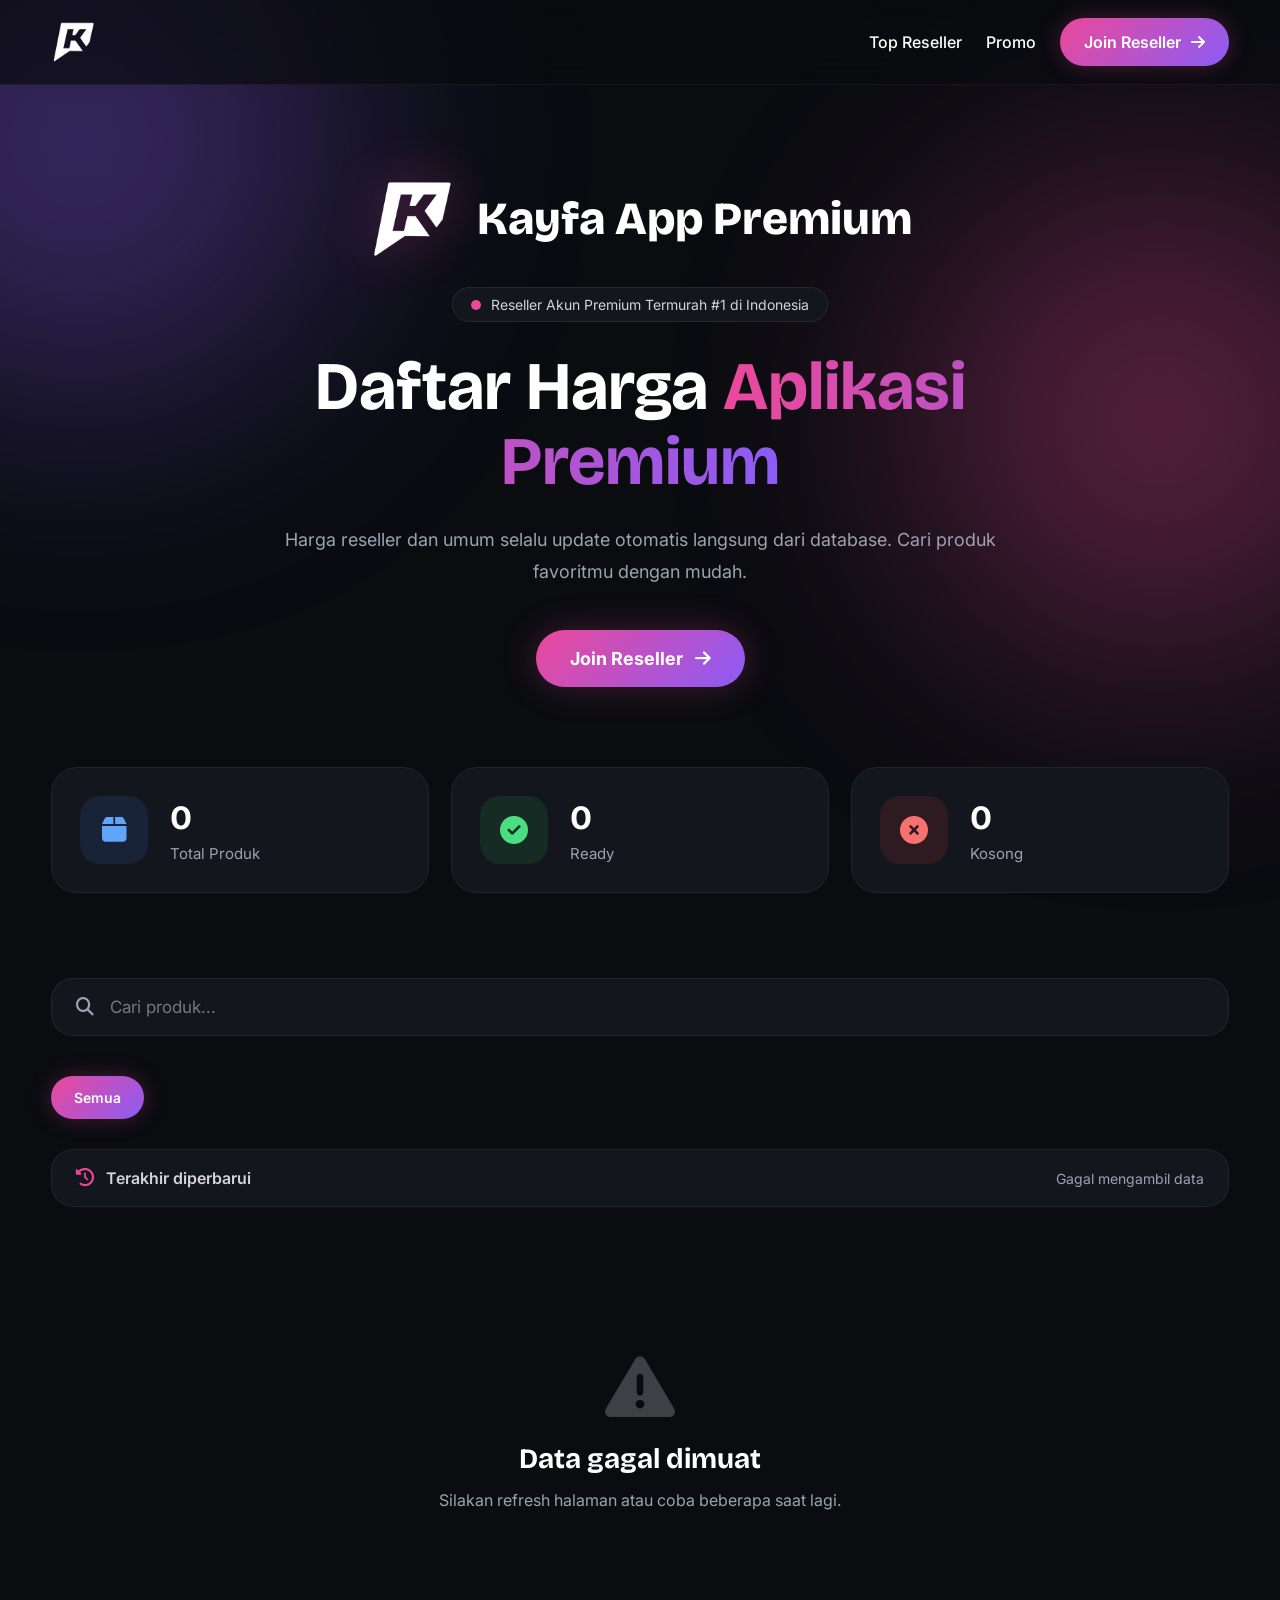
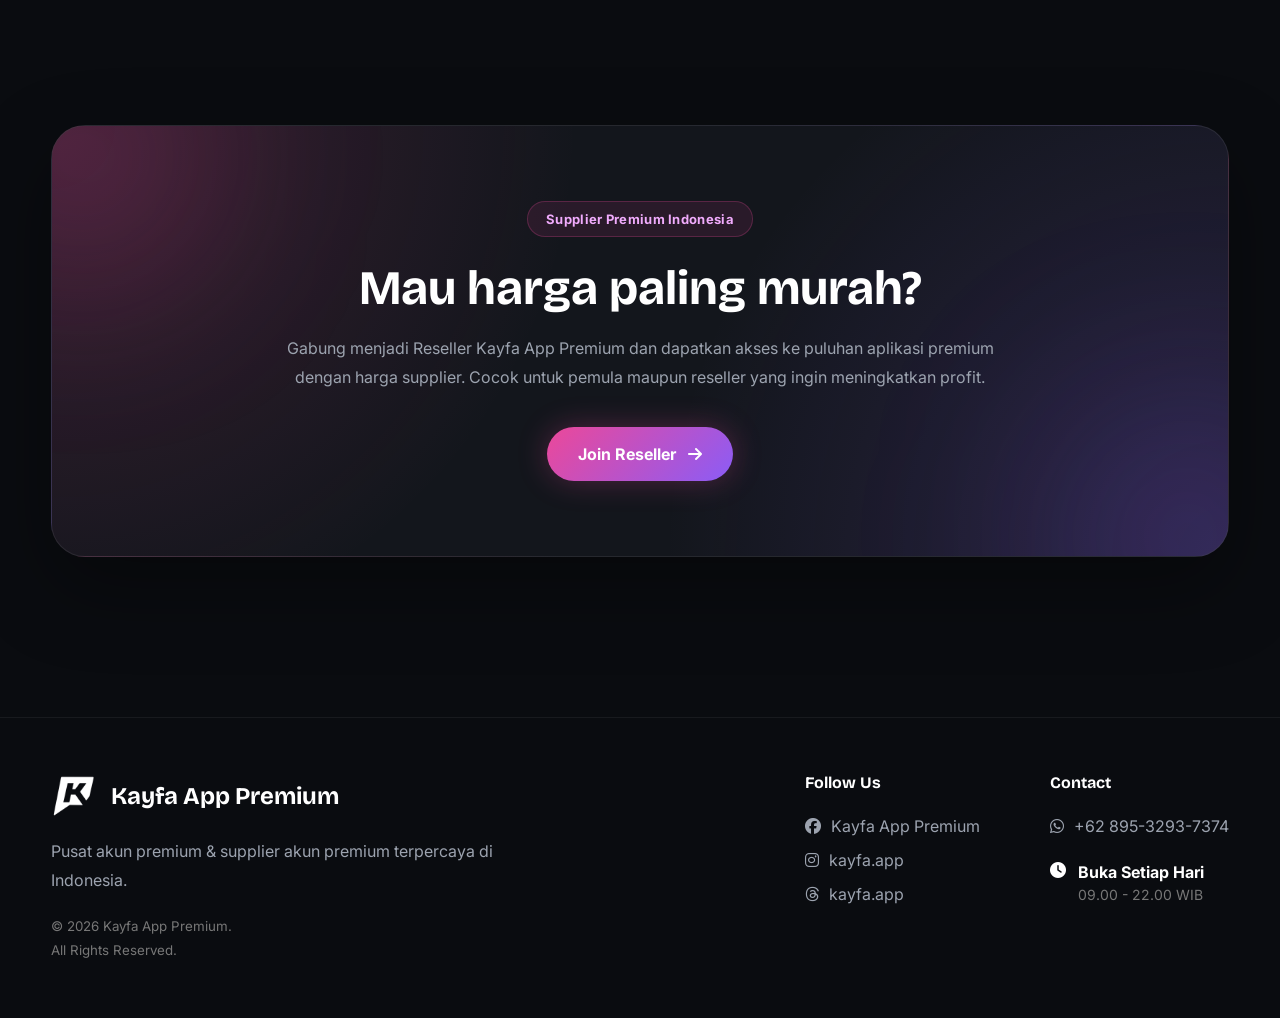
<file: index.html>
<!DOCTYPE html>
<html lang="id">
<head>

    <meta charset="UTF-8">
    <meta name="viewport" content="width=device-width, initial-scale=1.0">

    <title>Kayfa App Premium</title>

    <link rel="icon" href="assets/logo.png">

    <!-- Font Awesome -->
    <link rel="stylesheet"
    href="https://cdnjs.cloudflare.com/ajax/libs/font-awesome/6.7.2/css/all.min.css">

    <!-- Google Font -->
    <link rel="preconnect" href="https://fonts.googleapis.com">

    <link rel="preconnect" href="https://fonts.gstatic.com" crossorigin>

    <link href="https://fonts.googleapis.com/css2?family=Bricolage+Grotesque:wght@400;500;600;700;800&family=Inter:wght@400;500;600;700&display=swap" rel="stylesheet">

    <link rel="stylesheet" href="style.css?v=4">

</head>

<body>

<div class="glow glow-left"></div>
<div class="glow glow-right"></div>

<!-- ================= NAVBAR ================= -->
<nav>
    <div class="container nav-wrapper">

        <a href="/" class="logo-area">
            <img src="assets/logo.png" alt="Kayfa Store">
        </a>

        <div class="nav-menu">
            <a href="/top-reseller">Top Reseller</a>
            <a href="/promo">Promo</a>
        </div>

        <a
            href="/join-reseller"
            class="join-btn">

            Join Reseller
            <i class="fa-solid fa-arrow-right"></i>

        </a>

    </div>
</nav>
    
<!-- ================= HERO ================= -->

<header class="hero">

    <div class="container hero-content">

        <div class="hero-brand">
            <img
                src="assets/logo.png"
                class="hero-logo"
                alt="Kayfa App Premium">

            <span>Kayfa App Premium</span>
        </div>

        <div class="hero-badge">

            <span class="dot"></span>

            Reseller Akun Premium Termurah #1 di Indonesia

        </div>

        <h1>

            Daftar Harga

            <span>Aplikasi Premium</span>

        </h1>

        <p>

            Harga reseller dan umum selalu update otomatis langsung
            dari database. Cari produk favoritmu dengan mudah.

        </p>

        <div class="hero-button">

            <a
                href="/join-reseller">

                Join Reseller

                <i class="fa-solid fa-arrow-right"></i>


            </a>

        </div>

    </div>

</header>

<!-- ================= STATS ================= -->

<section class="stats">

    <div class="container">

        <div class="stats-grid">

            <div class="stat-card">

                <div class="stat-icon blue">

                    <i class="fa-solid fa-box"></i>

                </div>

                <div>

                    <h2 id="totalProduct">0</h2>

                    <p>Total Produk</p>

                </div>

            </div>

            <div class="stat-card">

                <div class="stat-icon green">

                    <i class="fa-solid fa-circle-check"></i>

                </div>

                <div>

                    <h2 id="readyCount">0</h2>

                    <p>Ready</p>

                </div>

            </div>

            <div class="stat-card">

                <div class="stat-icon red">

                    <i class="fa-solid fa-circle-xmark"></i>

                </div>

                <div>

                    <h2 id="emptyCount">0</h2>

                    <p>Kosong</p>

                </div>

            </div>

        </div>

    </div>

</section>

<!-- ================= SEARCH ================= -->

<section class="search-section">

    <div class="container">

        <div class="search-wrapper">

            <i class="fa-solid fa-magnifying-glass"></i>

            <input
                type="text"
                id="searchInput"
                placeholder="Cari produk...">

        </div>

    </div>

</section>

<!-- ================= FILTER ================= -->

<section class="filter-section">

    <div class="container">

        <div id="filterContainer" class="filter-wrapper">

            <button
                class="filter-btn active"
                data-filter="all">

                Semua

            </button>

            <!-- Kategori dibuat otomatis dari kolom Kategori di spreadsheet. -->

        </div>

    </div>

</section>

<!-- ================= LAST UPDATE ================= -->

<section class="update-section">

    <div class="container">

        <div class="update-card">

            <div class="update-left">

                <i class="fa-solid fa-clock-rotate-left"></i>

                <span>

                    Terakhir diperbarui

                </span>

            </div>

            <span id="lastUpdate">

                Memuat...

            </span>

        </div>

    </div>

</section>

<!-- ================= PRODUCT ================= -->

<section class="product-section">

    <div class="container">

        <div
            id="loadingContainer"
            class="product-grid">

            <div class="skeleton-card"></div>
            <div class="skeleton-card"></div>
            <div class="skeleton-card"></div>
            <div class="skeleton-card"></div>
            <div class="skeleton-card"></div>
            <div class="skeleton-card"></div>

        </div>

        <div
            id="productContainer"
            class="product-grid">

        </div>

        <div
            id="emptyState"
            class="empty-state">

            <i class="fa-solid fa-box-open"></i>

            <h3>

                Produk tidak ditemukan

            </h3>

            <p>

                Coba gunakan kata kunci yang berbeda.

            </p>

        </div>

    </div>

</section>

        <!-- ================= BACK TO TOP ================= -->

        <button id="backToTop" class="back-to-top">

            <i class="fa-solid fa-arrow-up"></i>

        </button>

    </div>

</section>

<!-- ================= CTA ================= -->

<section class="cta-section">

    <div class="container">

        <div class="cta-card">

            <span class="cta-badge">

                Supplier Premium Indonesia

            </span>

            <h2>

                Mau harga paling murah?

            </h2>

            <p>

                Gabung menjadi Reseller Kayfa App Premium dan dapatkan
                akses ke puluhan aplikasi premium dengan harga supplier.
                Cocok untuk pemula maupun reseller yang ingin meningkatkan profit.

            </p>

            <a
                href="/join-reseller"
                class="cta-btn">

             Join Reseller

                <i class="fa-solid fa-arrow-right"></i>

            </a>

        </div>

    </div>

</section>

<!-- ================= FOOTER ================= -->

<footer>

    <div class="container footer-wrapper">

        <!-- Left -->
        <div class="footer-about">

            <div class="footer-title">

                <img src="assets/logo.png" alt="Kayfa Logo">

                <h3>Kayfa App Premium</h3>

            </div>

            <p>
                Pusat akun premium & supplier akun premium terpercaya di Indonesia.
            </p>

            <small>
                © 2026 Kayfa App Premium.<br>
                All Rights Reserved.
            </small>

        </div>

        <!-- Right -->
        <div class="footer-info">

            <div class="footer-social">

                <h4>Follow Us</h4>

                <a href="https://facebook.com/kayfapremium" target="_blank">
                    <i class="fab fa-facebook"></i>
                    Kayfa App Premium
                </a>

                <a href="https://instagram.com/kayfa.app" target="_blank">
                    <i class="fab fa-instagram"></i>
                    kayfa.app
                </a>

                <a href="https://threads.net/@kayfa.app" target="_blank">
                    <i class="fab fa-threads"></i>
                    kayfa.app
                </a>

            </div>

            <div class="footer-contact">

                <h4>Contact</h4>

                <a href="https://wa.me/62895329375374" target="_blank">
                    <i class="fab fa-whatsapp"></i>
                    +62 895-3293-7374
                </a>

                <div class="footer-hours">

                    <i class="fas fa-clock"></i>

                    <div>

                        <strong>Buka Setiap Hari</strong>

                        <span>09.00 - 22.00 WIB</span>

                    </div>

                </div>

            </div>

        </div>

    </div>

</footer>
    
<script src="app.js?v=9"></script>
    
</body>
</html>
</file>
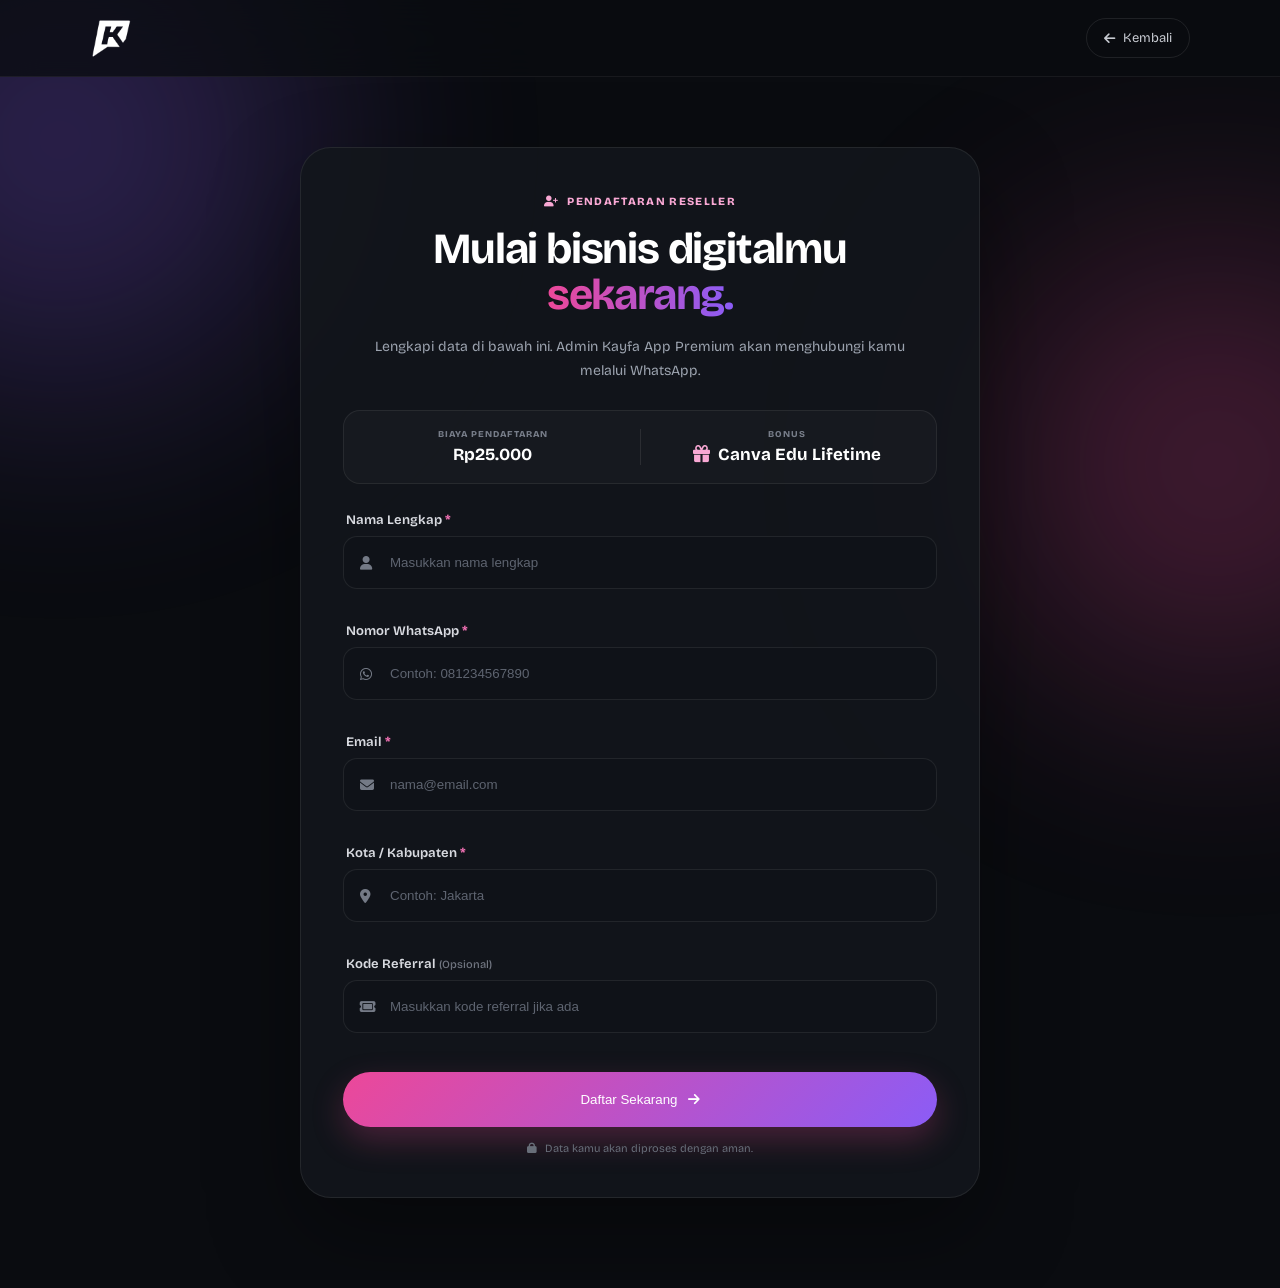
<file: daftar-reseller.html>
<!DOCTYPE html><html lang="id"><head><meta charset="UTF-8"><meta name="viewport" content="width=device-width,initial-scale=1"><meta name="description" content="Form pendaftaran reseller Kayfa App Premium."><title>Daftar Reseller | Kayfa App Premium</title><link rel="icon" href="assets/logo.png"><link rel="preconnect" href="https://fonts.googleapis.com"><link rel="preconnect" href="https://fonts.gstatic.com" crossorigin><link href="https://fonts.googleapis.com/css2?family=Bricolage+Grotesque:wght@400;500;600;700;800&display=swap" rel="stylesheet"><link rel="stylesheet" href="https://cdnjs.cloudflare.com/ajax/libs/font-awesome/6.7.2/css/all.min.css"><link rel="stylesheet" href="daftar-reseller.css?v=1"></head><body>
<div class="glow glow-left"></div><div class="glow glow-right"></div><nav><div class="nav-container"><a href="/" class="brand"><img src="assets/logo.png" alt="Logo Kayfa App Premium"><span></span></a><a href="/join-reseller" class="back-link"><i class="fa-solid fa-arrow-left"></i> Kembali</a></div></nav>
<main><section class="form-section"><div class="form-shell"><div class="form-intro"><span class="form-badge"><i class="fa-solid fa-user-plus"></i> PENDAFTARAN RESELLER</span><h1>Mulai bisnis digitalmu <span>sekarang.</span></h1><p>Lengkapi data di bawah ini. Admin Kayfa App Premium akan menghubungi kamu melalui WhatsApp.</p></div><div class="offer-strip"><div><small>BIAYA PENDAFTARAN</small><strong>Rp25.000</strong></div><span></span><div><small>BONUS</small><strong><i class="fa-solid fa-gift"></i> Canva Edu Lifetime</strong></div></div>
<form id="registrationForm" novalidate>
<div class="field"><label for="name">Nama Lengkap <b>*</b></label><div class="input-box"><i class="fa-solid fa-user"></i><input id="name" name="nama" type="text" placeholder="Masukkan nama lengkap" autocomplete="name" minlength="3" required></div><small></small></div>
<div class="field"><label for="whatsapp">Nomor WhatsApp <b>*</b></label><div class="input-box"><i class="fa-brands fa-whatsapp"></i><input id="whatsapp" name="whatsapp" type="tel" placeholder="Contoh: 081234567890" autocomplete="tel" inputmode="numeric" required></div><small></small></div>
<div class="field"><label for="email">Email <b>*</b></label><div class="input-box"><i class="fa-solid fa-envelope"></i><input id="email" name="email" type="email" placeholder="nama@email.com" autocomplete="email" required></div><small></small></div>
<div class="field"><label for="city">Kota / Kabupaten <b>*</b></label><div class="input-box"><i class="fa-solid fa-location-dot"></i><input id="city" name="kota" type="text" placeholder="Contoh: Jakarta" autocomplete="address-level2" minlength="2" required></div><small></small></div>
<div class="field"><label for="referral">Kode Referral <em>(Opsional)</em></label><div class="input-box"><i class="fa-solid fa-ticket"></i><input id="referral" name="kode_referral" type="text" placeholder="Masukkan kode referral jika ada" maxlength="30"></div><small></small></div>
<div class="honeypot" aria-hidden="true"><label for="website">Website</label><input id="website" name="website" tabindex="-1" autocomplete="off"></div><button id="submitButton" type="submit"><span>Daftar Sekarang</span><i class="fa-solid fa-arrow-right"></i></button><div id="formStatus" class="form-status" role="status" aria-live="polite"></div><p class="privacy"><i class="fa-solid fa-lock"></i> Data kamu akan diproses dengan aman.</p></form></div></section></main><script src="daftar-reseller.js?v=1"></script></body></html>
</file>
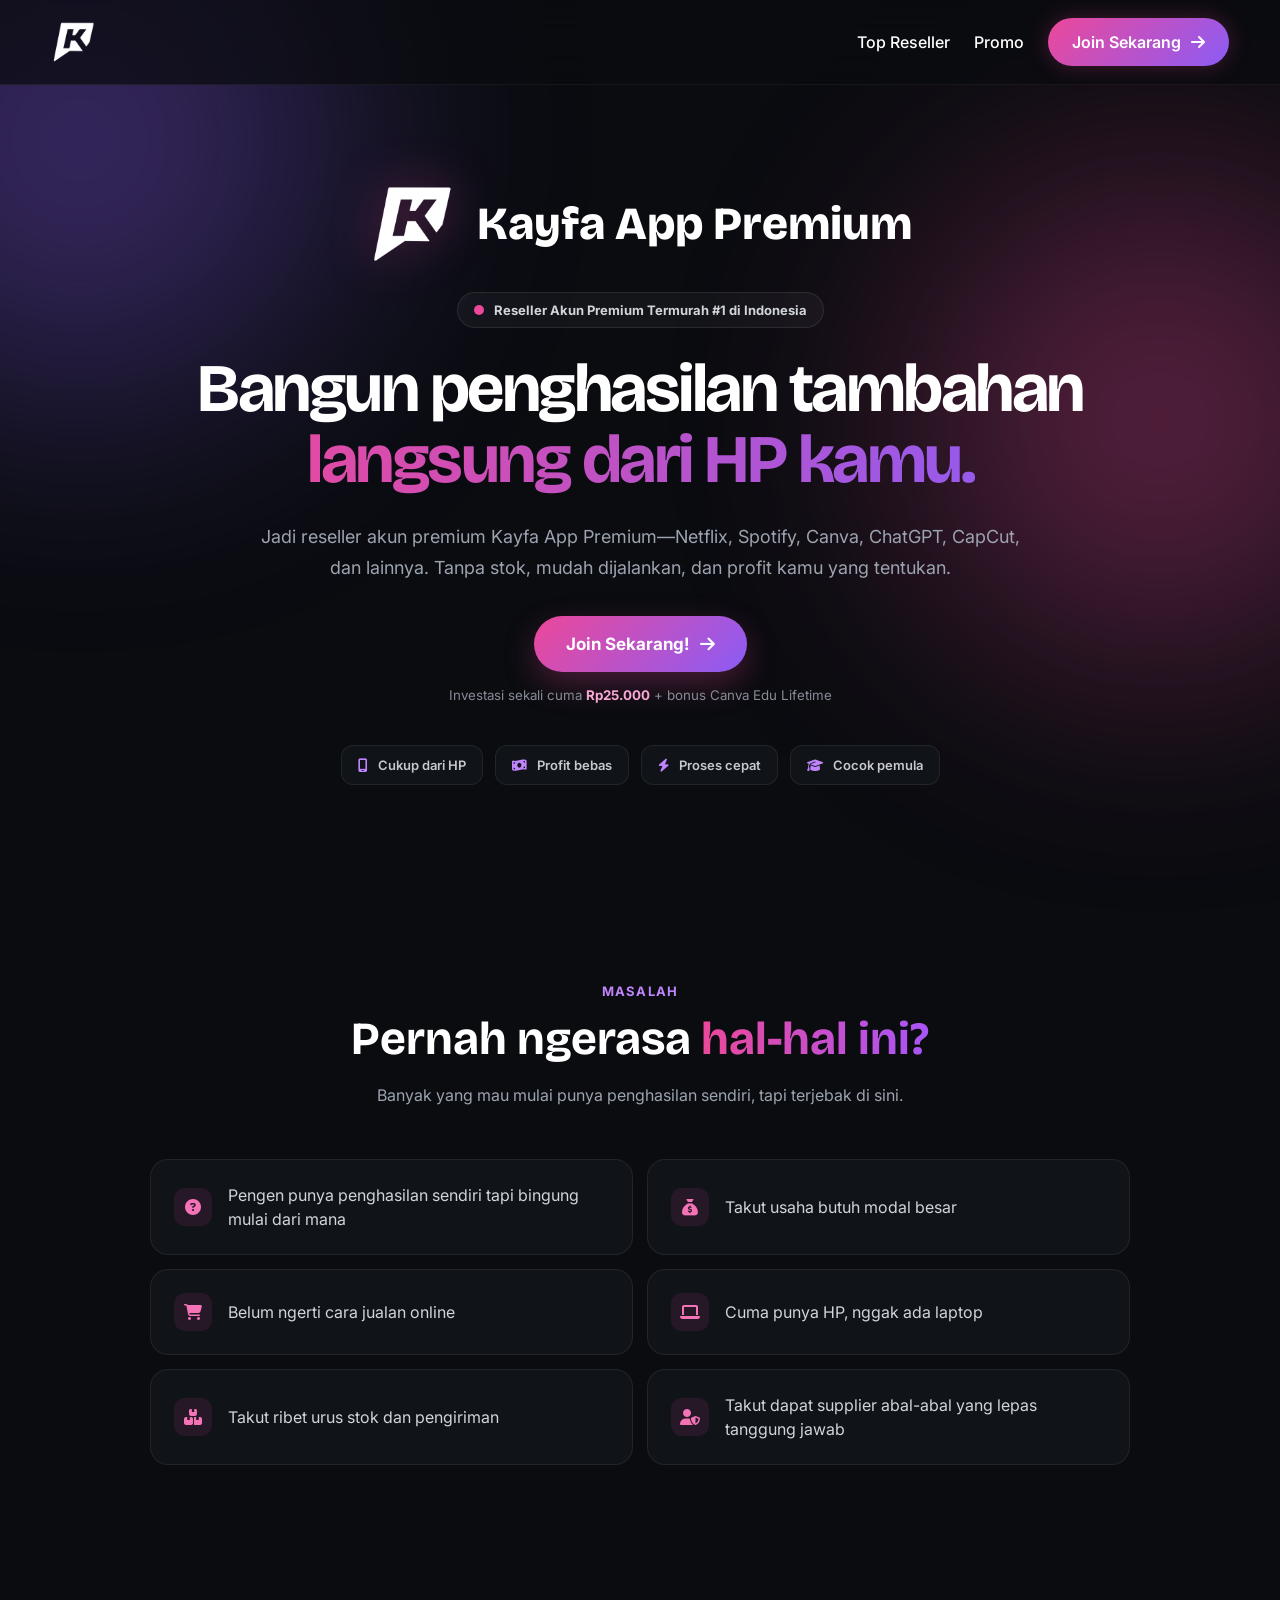
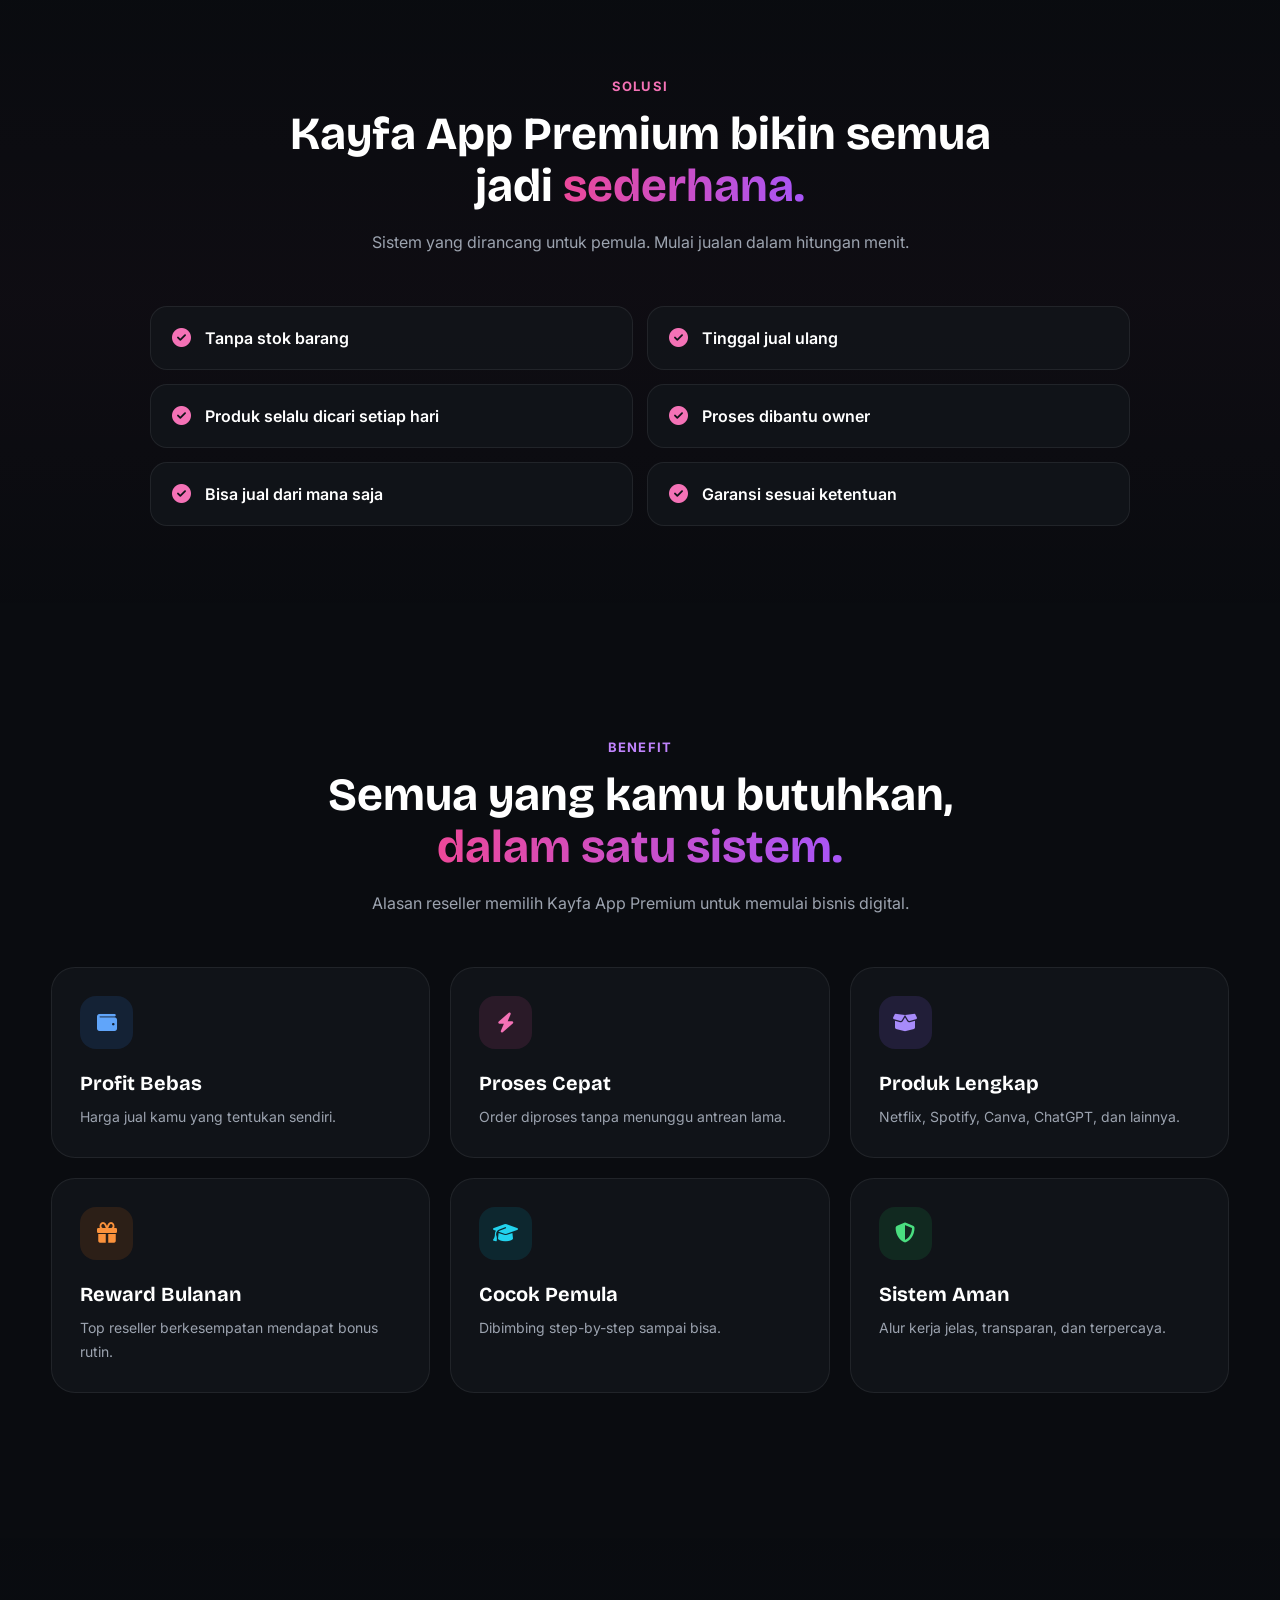
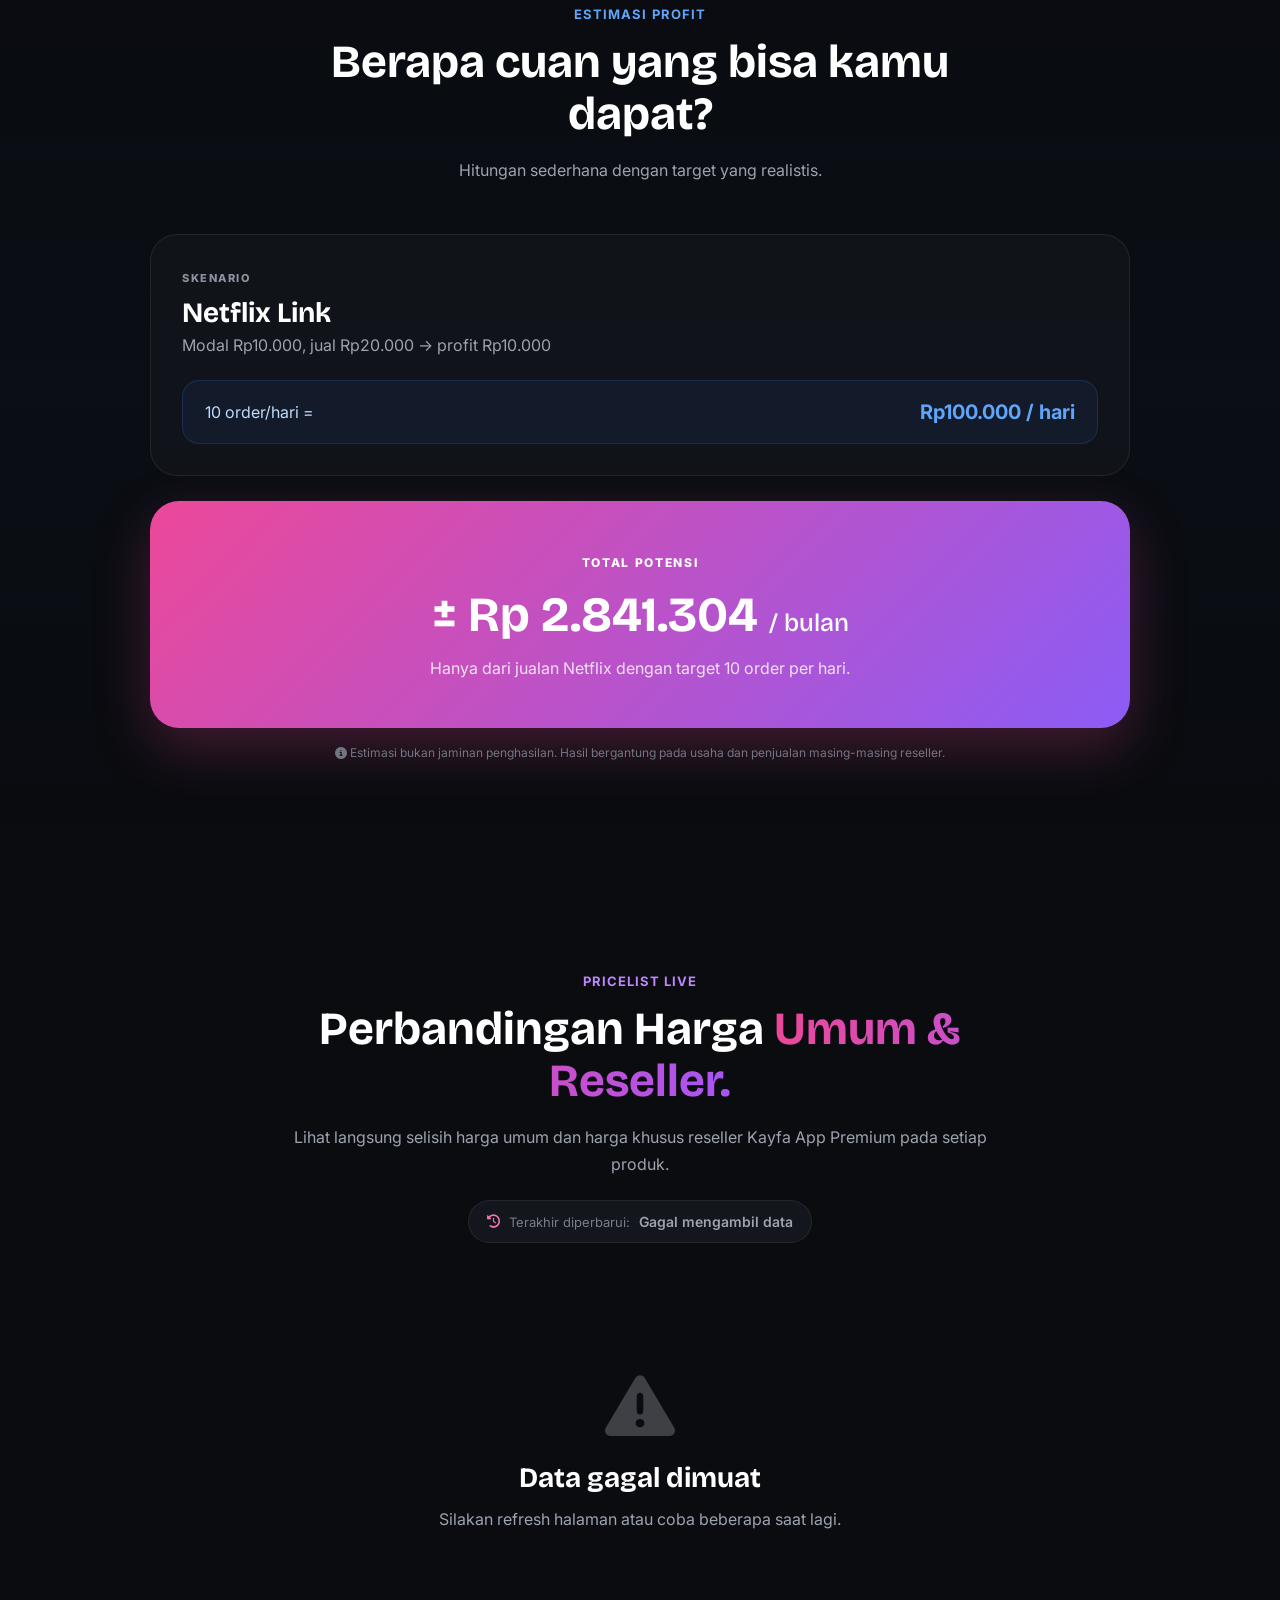
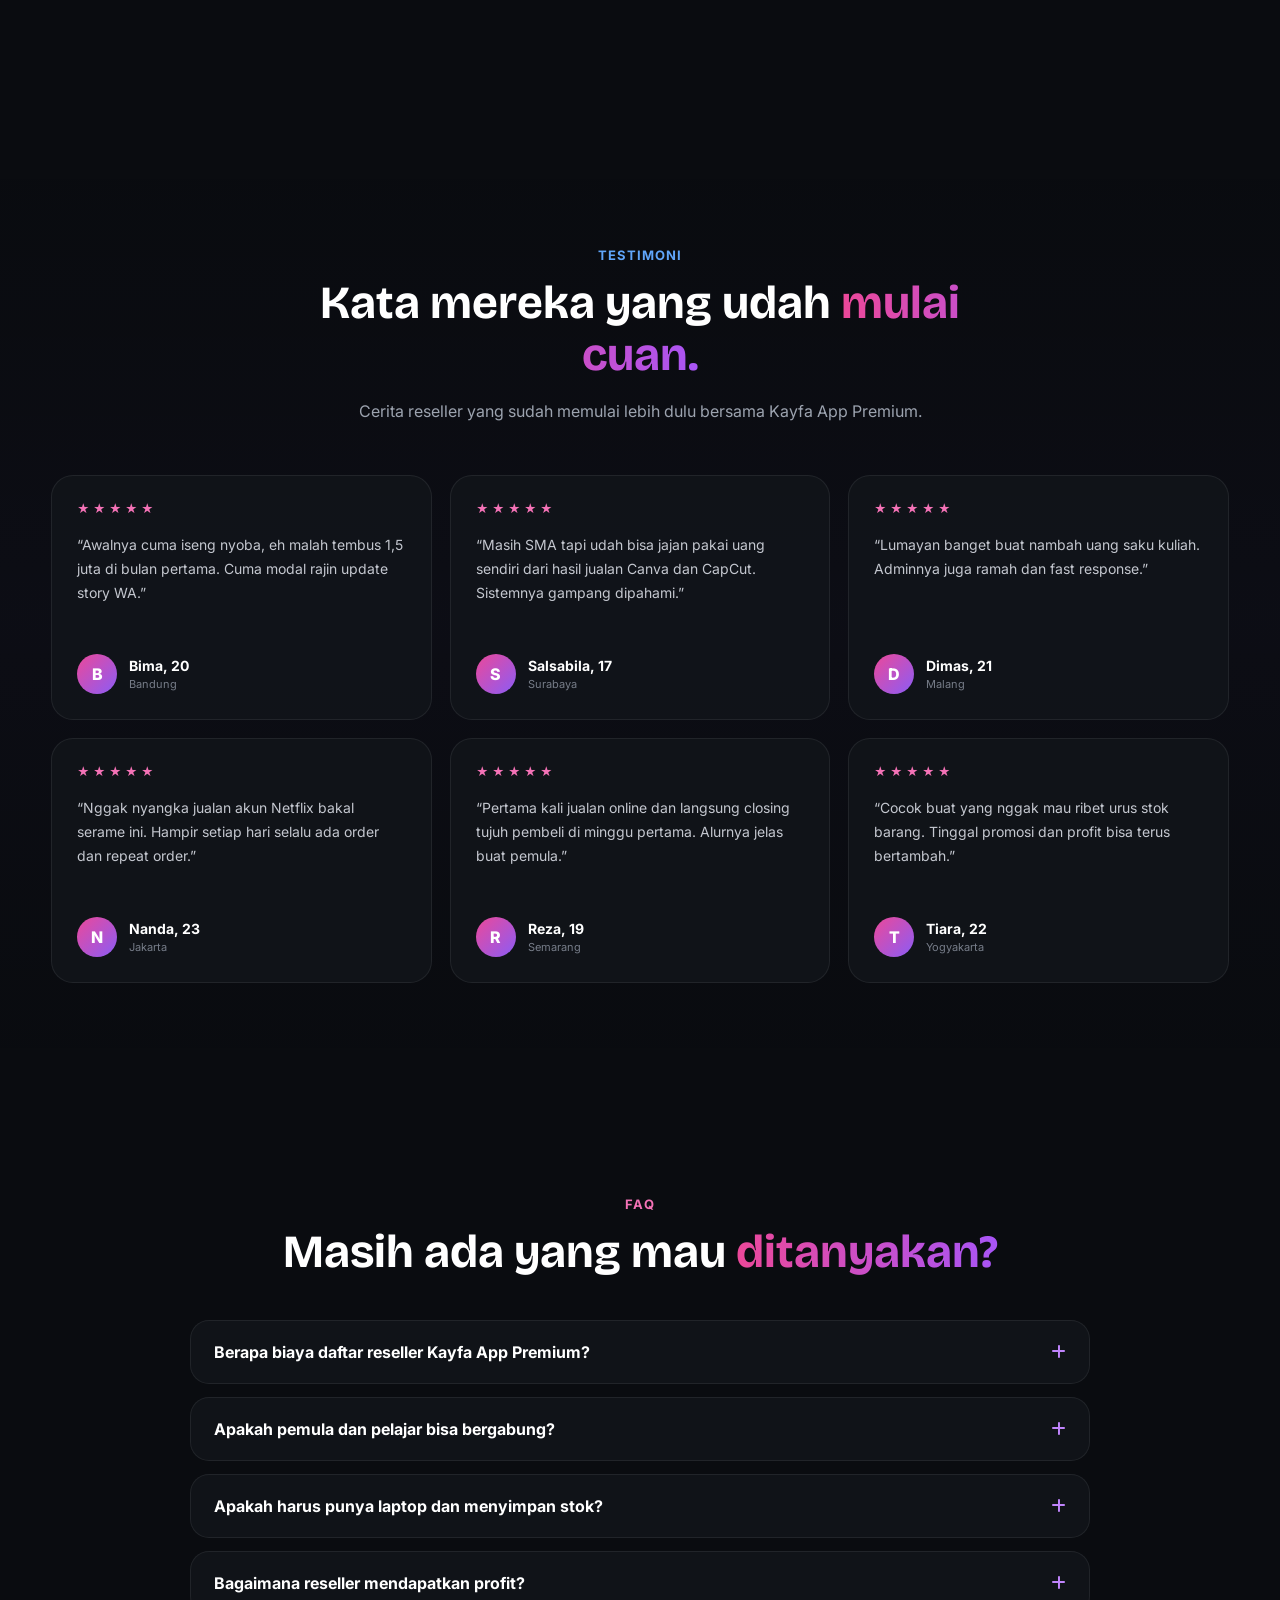
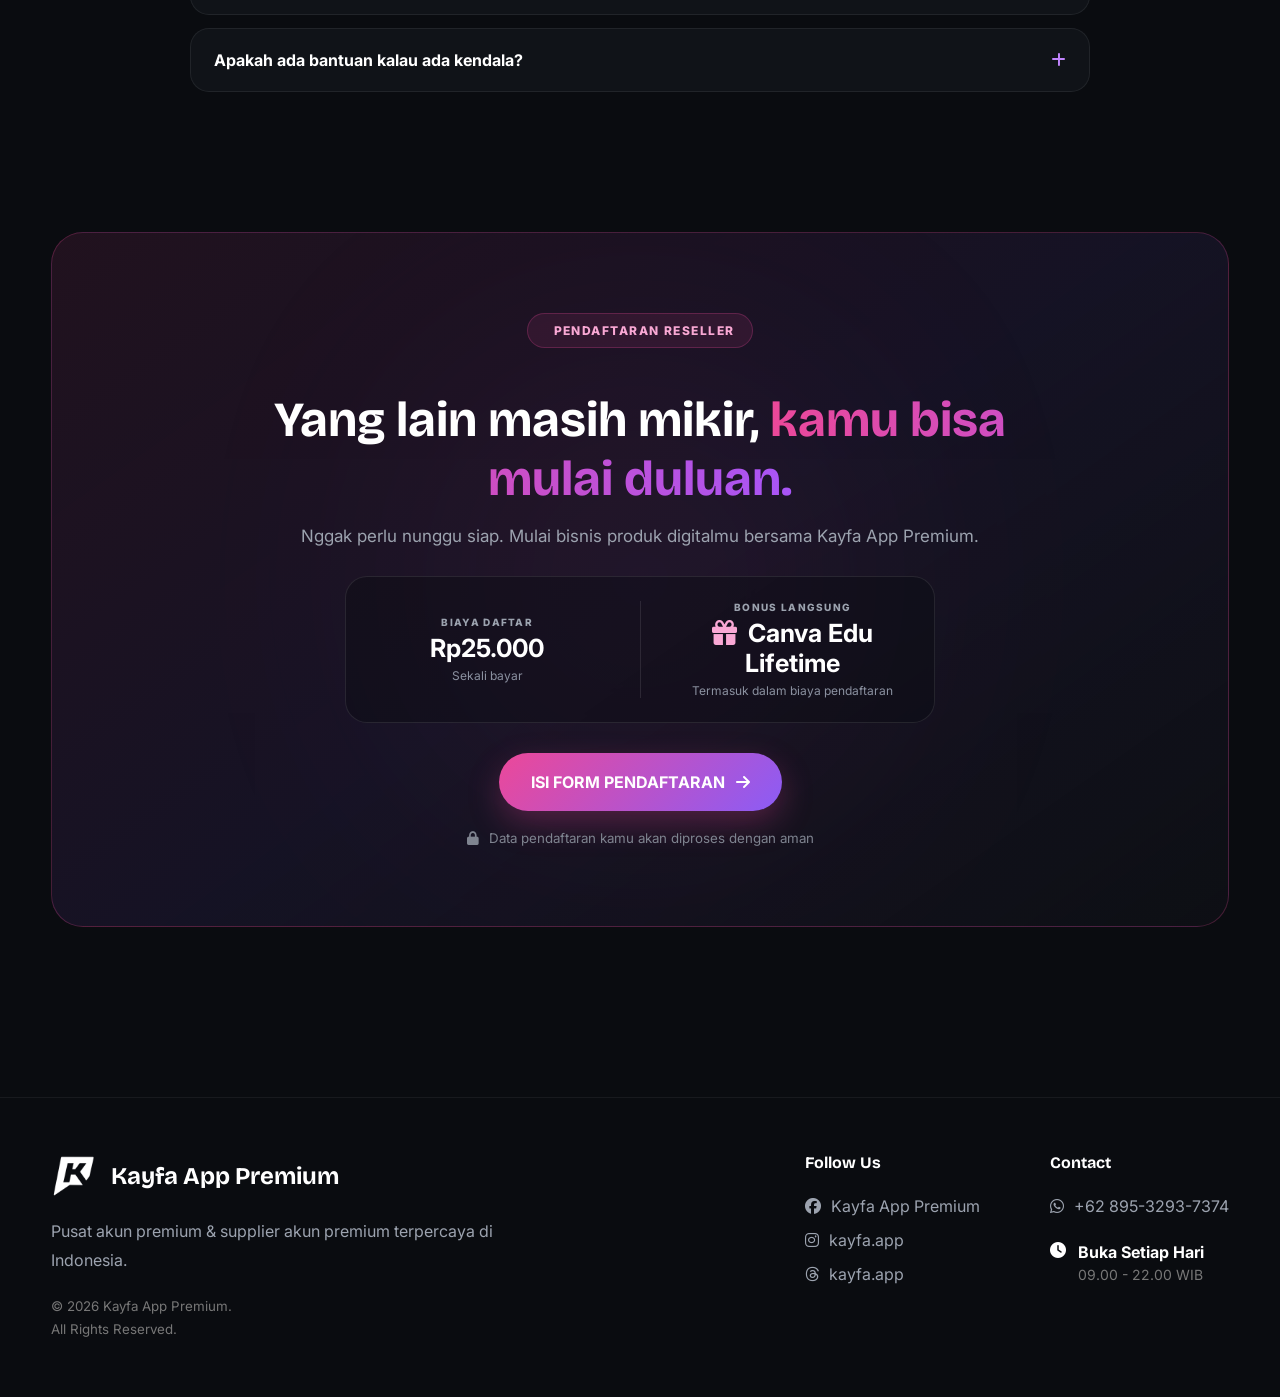
<file: join-reseller.html>
<!DOCTYPE html>
<html lang="id">
<head>
    <meta charset="UTF-8">
    <meta name="viewport" content="width=device-width, initial-scale=1.0">
    <meta name="description" content="Gabung reseller Kayfa App Premium dan mulai jualan aplikasi premium langsung dari HP.">
    <title>Join Reseller | Kayfa App Premium</title>
    <link rel="icon" href="assets/logo.png">
    <link rel="preconnect" href="https://fonts.googleapis.com">
    <link rel="preconnect" href="https://fonts.gstatic.com" crossorigin>
    <link href="https://fonts.googleapis.com/css2?family=Bricolage+Grotesque:wght@400;500;600;700;800&family=Inter:wght@400;500;600;700&display=swap" rel="stylesheet">
    <link rel="stylesheet" href="https://cdnjs.cloudflare.com/ajax/libs/font-awesome/6.7.2/css/all.min.css">
    <link rel="stylesheet" href="style.css?v=4">
    <link rel="stylesheet" href="join-reseller.css?v=2">
</head>
<body>
    <div class="glow glow-left"></div><div class="glow glow-right"></div>
    <nav><div class="container nav-wrapper">
        <a href="/" class="logo-area" aria-label="Kayfa App Premium"><img src="assets/logo.png" alt="Logo Kayfa App Premium"></a>
        <button class="mobile-menu" id="mobileMenu" aria-label="Buka menu" aria-expanded="false"><i class="fa-solid fa-bars"></i></button>
        <div class="nav-menu" id="navMenu"><a href="/top-reseller">Top Reseller</a><a href="/promo">Promo</a></div>
        <a href="/daftar-reseller" class="join-btn">Join Sekarang <i class="fa-solid fa-arrow-right"></i></a>
    </div></nav>

    <main>
        <header class="reseller-hero old-hero">
            <div class="container hero-centered reveal">
                <div class="hero-brand reseller-hero-brand">
                    <img src="assets/logo.png" class="hero-logo" alt="Logo Kayfa App Premium">
                    <span>Kayfa App Premium</span>
                </div>
                <div class="eyebrow"><span class="dot"></span> Reseller Akun Premium Termurah #1 di Indonesia</div>
                <h1>Bangun penghasilan tambahan <span>langsung dari HP kamu.</span></h1>
                <p>Jadi reseller akun premium Kayfa App Premium—Netflix, Spotify, Canva, ChatGPT, CapCut, dan lainnya. Tanpa stok, mudah dijalankan, dan profit kamu yang tentukan.</p>
                <a href="/daftar-reseller" class="primary-btn hero-main-btn">Join Sekarang!<i class="fa-solid fa-arrow-right"></i></a>
                <small class="hero-price-note">Investasi sekali cuma <strong>Rp25.000</strong> + bonus Canva Edu Lifetime</small>
                <div class="hero-pills"><span><i class="fa-solid fa-mobile-screen"></i> Cukup dari HP</span><span><i class="fa-solid fa-money-bill-wave"></i> Profit bebas</span><span><i class="fa-solid fa-bolt"></i> Proses cepat</span><span><i class="fa-solid fa-graduation-cap"></i> Cocok pemula</span></div>
            </div>
        </header>

        <section class="section" id="masalah"><div class="container narrow">
            <div class="section-heading reveal"><span class="section-label purple-label">MASALAH</span><h2>Pernah ngerasa <span>hal-hal ini?</span></h2><p>Banyak yang mau mulai punya penghasilan sendiri, tapi terjebak di sini.</p></div>
            <div class="problem-grid">
                <article class="problem-card reveal"><i class="fa-solid fa-circle-question"></i><p>Pengen punya penghasilan sendiri tapi bingung mulai dari mana</p></article>
                <article class="problem-card reveal"><i class="fa-solid fa-sack-dollar"></i><p>Takut usaha butuh modal besar</p></article>
                <article class="problem-card reveal"><i class="fa-solid fa-cart-shopping"></i><p>Belum ngerti cara jualan online</p></article>
                <article class="problem-card reveal"><i class="fa-solid fa-laptop"></i><p>Cuma punya HP, nggak ada laptop</p></article>
                <article class="problem-card reveal"><i class="fa-solid fa-boxes-stacked"></i><p>Takut ribet urus stok dan pengiriman</p></article>
                <article class="problem-card reveal"><i class="fa-solid fa-user-shield"></i><p>Takut dapat supplier abal-abal yang lepas tanggung jawab</p></article>
            </div>
        </div></section>

        <section class="section solution-section" id="solusi"><div class="container narrow">
            <div class="section-heading reveal"><span class="section-label">SOLUSI</span><h2>Kayfa App Premium bikin semua jadi <span>sederhana.</span></h2><p>Sistem yang dirancang untuk pemula. Mulai jualan dalam hitungan menit.</p></div>
            <div class="solution-grid">
                <div class="solution-item reveal"><i class="fa-solid fa-circle-check"></i><span>Tanpa stok barang</span></div><div class="solution-item reveal"><i class="fa-solid fa-circle-check"></i><span>Tinggal jual ulang</span></div>
                <div class="solution-item reveal"><i class="fa-solid fa-circle-check"></i><span>Produk selalu dicari setiap hari</span></div><div class="solution-item reveal"><i class="fa-solid fa-circle-check"></i><span>Proses dibantu owner</span></div>
                <div class="solution-item reveal"><i class="fa-solid fa-circle-check"></i><span>Bisa jual dari mana saja</span></div><div class="solution-item reveal"><i class="fa-solid fa-circle-check"></i><span>Garansi sesuai ketentuan</span></div>
            </div>
        </div></section>

        <section class="section" id="benefit"><div class="container">
            <div class="section-heading reveal"><span class="section-label purple-label">BENEFIT</span><h2>Semua yang kamu butuhkan, <span>dalam satu sistem.</span></h2><p>Alasan reseller memilih Kayfa App Premium untuk memulai bisnis digital.</p></div>
            <div class="benefit-grid">
                <article class="benefit-card reveal"><div class="benefit-icon blue"><i class="fa-solid fa-wallet"></i></div><h3>Profit Bebas</h3><p>Harga jual kamu yang tentukan sendiri.</p></article>
                <article class="benefit-card reveal"><div class="benefit-icon pink"><i class="fa-solid fa-bolt"></i></div><h3>Proses Cepat</h3><p>Order diproses tanpa menunggu antrean lama.</p></article>
                <article class="benefit-card reveal"><div class="benefit-icon purple"><i class="fa-solid fa-box-open"></i></div><h3>Produk Lengkap</h3><p>Netflix, Spotify, Canva, ChatGPT, dan lainnya.</p></article>
                <article class="benefit-card reveal"><div class="benefit-icon orange"><i class="fa-solid fa-gift"></i></div><h3>Reward Bulanan</h3><p>Top reseller berkesempatan mendapat bonus rutin.</p></article>
                <article class="benefit-card reveal"><div class="benefit-icon cyan"><i class="fa-solid fa-graduation-cap"></i></div><h3>Cocok Pemula</h3><p>Dibimbing step-by-step sampai bisa.</p></article>
                <article class="benefit-card reveal"><div class="benefit-icon green"><i class="fa-solid fa-shield-halved"></i></div><h3>Sistem Aman</h3><p>Alur kerja jelas, transparan, dan terpercaya.</p></article>
            </div>
        </div></section>

        <section class="section profit-section" id="profit"><div class="container narrow">
            <div class="section-heading reveal"><span class="section-label blue-label">ESTIMASI PROFIT</span><h2>Berapa cuan yang bisa kamu dapat?</h2><p>Hitungan sederhana dengan target yang realistis.</p></div>
            <div class="profit-example reveal"><span class="scenario-label">SKENARIO</span><h3>Netflix Link</h3><p>Modal Rp10.000, jual Rp20.000 → profit Rp10.000</p><div class="daily-profit"><span>10 order/hari =</span><strong>Rp100.000 / hari</strong></div></div>
            <div class="total-profit reveal"><span>TOTAL POTENSI</span><h3>± Rp <strong id="profitCounter">0</strong> <small>/ bulan</small></h3><p>Hanya dari jualan Netflix dengan target 10 order per hari.</p></div>
            <p class="estimate-note"><i class="fa-solid fa-circle-info"></i> Estimasi bukan jaminan penghasilan. Hasil bergantung pada usaha dan penjualan masing-masing reseller.</p>
        </div></section>

        <section class="section reseller-pricelist" id="pricelist"><div class="container">
            <div class="section-heading price-heading reveal"><span class="section-label purple-label">PRICELIST LIVE</span><h2>Perbandingan Harga <span>Umum & Reseller.</span></h2><p>Lihat langsung selisih harga umum dan harga khusus reseller Kayfa App Premium pada setiap produk.</p><div class="update-inline price-update"><i class="fa-solid fa-clock-rotate-left"></i><span>Terakhir diperbarui:</span><strong id="lastUpdate">Memuat...</strong></div></div>
            <div id="loadingContainer" class="product-grid reseller-products"><div class="skeleton-card"></div><div class="skeleton-card"></div><div class="skeleton-card"></div></div>
            <div id="productContainer" class="product-grid reseller-products"></div>
            <div id="emptyState" class="empty-state"><i class="fa-solid fa-box-open"></i><h3>Produk tidak ditemukan</h3><p>Coba gunakan kata kunci berbeda.</p></div>
        </div></section>

        <section class="section testimonial-section" id="testimoni"><div class="container">
            <div class="section-heading reveal"><span class="section-label blue-label">TESTIMONI</span><h2>Kata mereka yang udah <span>mulai cuan.</span></h2><p>Cerita reseller yang sudah memulai lebih dulu bersama Kayfa App Premium.</p></div>
            <div class="testimonial-grid">
                <article class="testimonial-card reveal"><div class="stars">★★★★★</div><p>“Awalnya cuma iseng nyoba, eh malah tembus 1,5 juta di bulan pertama. Cuma modal rajin update story WA.”</p><div class="customer"><span>B</span><div><strong>Bima, 20</strong><small>Bandung</small></div></div></article>
                <article class="testimonial-card reveal"><div class="stars">★★★★★</div><p>“Masih SMA tapi udah bisa jajan pakai uang sendiri dari hasil jualan Canva dan CapCut. Sistemnya gampang dipahami.”</p><div class="customer"><span>S</span><div><strong>Salsabila, 17</strong><small>Surabaya</small></div></div></article>
                <article class="testimonial-card reveal"><div class="stars">★★★★★</div><p>“Lumayan banget buat nambah uang saku kuliah. Adminnya juga ramah dan fast response.”</p><div class="customer"><span>D</span><div><strong>Dimas, 21</strong><small>Malang</small></div></div></article>
                <article class="testimonial-card reveal"><div class="stars">★★★★★</div><p>“Nggak nyangka jualan akun Netflix bakal serame ini. Hampir setiap hari selalu ada order dan repeat order.”</p><div class="customer"><span>N</span><div><strong>Nanda, 23</strong><small>Jakarta</small></div></div></article>
                <article class="testimonial-card reveal"><div class="stars">★★★★★</div><p>“Pertama kali jualan online dan langsung closing tujuh pembeli di minggu pertama. Alurnya jelas buat pemula.”</p><div class="customer"><span>R</span><div><strong>Reza, 19</strong><small>Semarang</small></div></div></article>
                <article class="testimonial-card reveal"><div class="stars">★★★★★</div><p>“Cocok buat yang nggak mau ribet urus stok barang. Tinggal promosi dan profit bisa terus bertambah.”</p><div class="customer"><span>T</span><div><strong>Tiara, 22</strong><small>Yogyakarta</small></div></div></article>
            </div>
        </div></section>

        <section class="section faq-section" id="faq"><div class="container faq-layout">
            <div class="faq-intro reveal"><span class="section-label">FAQ</span><h2>Masih ada yang mau <span>ditanyakan?</span></h2></div>
            <div class="faq-list">
                <article class="faq-item reveal"><button class="faq-question" aria-expanded="false"><span>Berapa biaya daftar reseller Kayfa App Premium?</span><i class="fa-solid fa-plus"></i></button><div class="faq-answer"><p>Biaya pendaftaran hanya Rp25.000 sekali bayar dan kamu juga mendapatkan bonus Canva Edu Lifetime.</p></div></article>
                <article class="faq-item reveal"><button class="faq-question" aria-expanded="false"><span>Apakah pemula dan pelajar bisa bergabung?</span><i class="fa-solid fa-plus"></i></button><div class="faq-answer"><p>Bisa. Sistem Kayfa App Premium cocok untuk pemula, pelajar, mahasiswa, maupun siapa saja yang ingin mulai jualan produk digital.</p></div></article>
                <article class="faq-item reveal"><button class="faq-question" aria-expanded="false"><span>Apakah harus punya laptop dan menyimpan stok?</span><i class="fa-solid fa-plus"></i></button><div class="faq-answer"><p>Tidak. Bisnis bisa dijalankan dari HP dan semua produk bersifat digital, jadi tidak ada stok fisik atau pengiriman barang.</p></div></article>
                <article class="faq-item reveal"><button class="faq-question" aria-expanded="false"><span>Bagaimana reseller mendapatkan profit?</span><i class="fa-solid fa-plus"></i></button><div class="faq-answer"><p>Kamu membeli dengan harga reseller lalu bebas menentukan harga jual. Selisih harga tersebut menjadi profitmu.</p></div></article>
                <article class="faq-item reveal"><button class="faq-question" aria-expanded="false"><span>Apakah ada bantuan kalau ada kendala?</span><i class="fa-solid fa-plus"></i></button><div class="faq-answer"><p>Ada. Owner dan admin Kayfa App Premium siap membantu proses serta kendala pesanan sesuai ketentuan layanan.</p></div></article>
            </div>
        </div></section>

        <section class="signup-section" id="daftar"><div class="container"><div class="signup-card reveal">
            <div class="signup-glow"></div><span class="cta-badge"><i class="fa-solid fa-sparkles"></i> PENDAFTARAN RESELLER</span>
            <h2>Yang lain masih mikir, <span>kamu bisa mulai duluan.</span></h2><p>Nggak perlu nunggu siap. Mulai bisnis produk digitalmu bersama Kayfa App Premium.</p>
            <div class="join-offer"><div><small>BIAYA DAFTAR</small><strong>Rp25.000</strong><span>Sekali bayar</span></div><div class="offer-divider"></div><div><small>BONUS LANGSUNG</small><strong><i class="fa-solid fa-gift"></i> Canva Edu Lifetime</strong><span>Termasuk dalam biaya pendaftaran</span></div></div>

            <a href="/daftar-reseller" class="primary-btn large">ISI FORM PENDAFTARAN <i class="fa-solid fa-arrow-right"></i></a>
            <small class="secure-note"><i class="fa-solid fa-lock"></i> Data pendaftaran kamu akan diproses dengan aman</small>
        </div></div></section>
    </main>

    <footer>
        <div class="container footer-wrapper">
            <div class="footer-about">
                <div class="footer-title"><img src="assets/logo.png" alt="Logo Kayfa App Premium"><h3>Kayfa App Premium</h3></div>
                <p>Pusat akun premium & supplier akun premium terpercaya di Indonesia.</p>
                <small>© 2026 Kayfa App Premium.<br>All Rights Reserved.</small>
            </div>
            <div class="footer-info">
                <div class="footer-social">
                    <h4>Follow Us</h4>
                    <a href="https://facebook.com/KayfaAppPremium" target="_blank"><i class="fab fa-facebook"></i> Kayfa App Premium</a>
                    <a href="https://instagram.com/kayfa.app" target="_blank"><i class="fab fa-instagram"></i> kayfa.app</a>
                    <a href="https://threads.net/@kayfa.app" target="_blank"><i class="fab fa-threads"></i> kayfa.app</a>
                </div>
                <div class="footer-contact">
                    <h4>Contact</h4>
                    <a href="https://wa.me/62895329375374" target="_blank"><i class="fab fa-whatsapp"></i> +62 895-3293-7374</a>
                    <div class="footer-hours"><i class="fas fa-clock"></i><div><strong>Buka Setiap Hari</strong><span>09.00 - 22.00 WIB</span></div></div>
                </div>
            </div>
        </div>
    </footer>
    <button id="backToTop" class="back-to-top" aria-label="Kembali ke atas"><i class="fa-solid fa-arrow-up"></i></button>
    <script src="join-reseller.js?v=2"></script>
    <script src="app.js?v=9"></script>
</body>
</html>
</file>
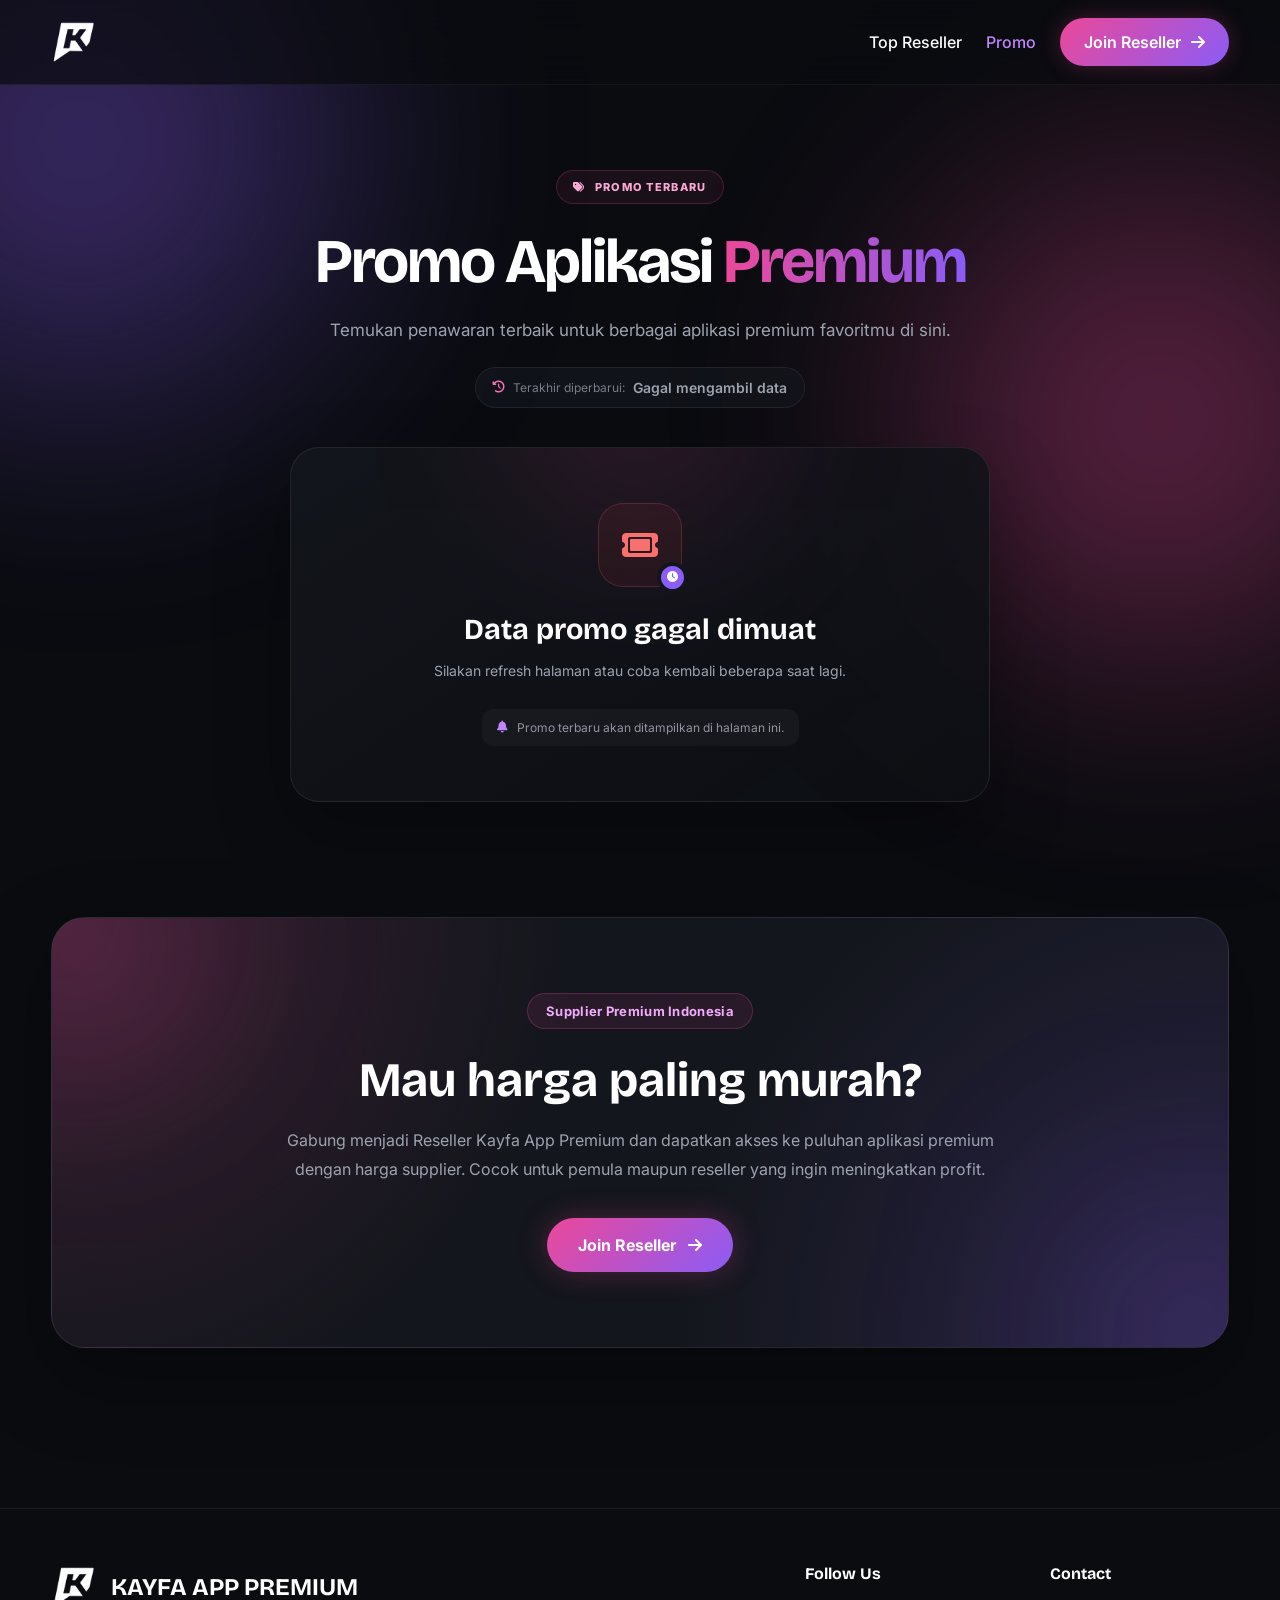
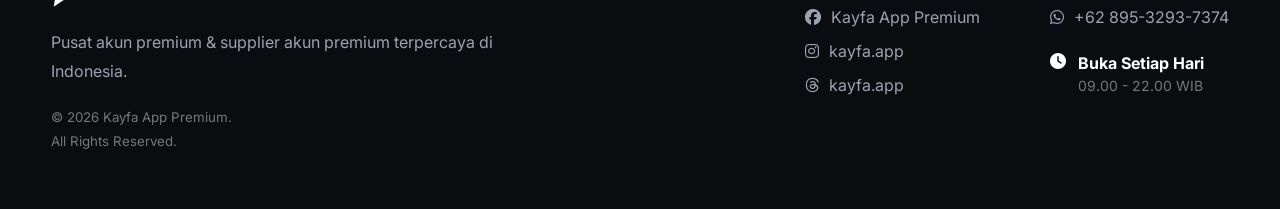
<file: promo.html>
<!DOCTYPE html>
<html lang="id">
<head>
    <meta charset="UTF-8">
    <meta name="viewport" content="width=device-width, initial-scale=1.0">
    <meta name="description" content="Informasi promo aplikasi premium terbaru dari Kayfa App Premium.">
    <title>Promo | Kayfa App Premium</title>
    <link rel="icon" href="assets/logo.png">
    <link rel="preconnect" href="https://fonts.googleapis.com">
    <link rel="preconnect" href="https://fonts.gstatic.com" crossorigin>
    <link href="https://fonts.googleapis.com/css2?family=Bricolage+Grotesque:wght@400;500;600;700;800&family=Inter:wght@400;500;600;700&display=swap" rel="stylesheet">
    <link rel="stylesheet" href="https://cdnjs.cloudflare.com/ajax/libs/font-awesome/6.7.2/css/all.min.css">
    <link rel="stylesheet" href="style.css?v=4">
    <link rel="stylesheet" href="promo.css?v=4">
</head>
<body>
    <div class="glow glow-left"></div>
    <div class="glow glow-right"></div>

    <!-- ================= NAVBAR ================= -->
    <nav>
        <div class="container nav-wrapper">
            <a href="/" class="logo-area">
                <img src="assets/logo.png" alt="Kayfa Store">
            </a>

            <div class="nav-menu">
                <a href="/top-reseller">Top Reseller</a>
                <a href="/promo" class="active">Promo</a>
            </div>

            <a href="/join-reseller" class="join-btn">
                Join Reseller
                <i class="fa-solid fa-arrow-right"></i>
            </a>
        </div>
    </nav>

    <main class="promo-main">
        <section class="promo-hero">
            <div class="container promo-content">
                <span class="promo-badge reveal">
                    <i class="fa-solid fa-tags"></i>
                    PROMO TERBARU
                </span>

                <h1 class="reveal">Promo Aplikasi <span>Premium</span></h1>
                <p class="promo-description reveal">Temukan penawaran terbaik untuk berbagai aplikasi premium favoritmu di sini.</p>

                <div class="promo-update reveal">
                    <i class="fa-solid fa-clock-rotate-left"></i>
                    <span>Terakhir diperbarui:</span>
                    <strong id="lastUpdate">Memuat...</strong>
                </div>

                <div id="promoLoading" class="promo-grid promo-loading" aria-label="Memuat promo">
                    <div class="promo-skeleton"></div>
                    <div class="promo-skeleton"></div>
                    <div class="promo-skeleton"></div>
                </div>

                <div id="promoGrid" class="promo-grid"></div>

                <div id="promoEmpty" class="promo-empty">
                    <div class="empty-icon">
                        <i class="fa-solid fa-ticket"></i>
                        <span><i class="fa-solid fa-clock"></i></span>
                    </div>
                    <h2>Harga promo belum tersedia</h2>
                    <p>Harga promo aplikasi premium belum tersedia untuk saat ini. Silakan cek kembali halaman ini secara berkala.</p>
                    <div class="empty-info">
                        <i class="fa-solid fa-bell"></i>
                        <span>Promo terbaru akan ditampilkan di halaman ini.</span>
                    </div>
                </div>
            </div>
        </section>

        <section class="cta-section promo-cta-section" aria-labelledby="promoResellerTitle">
            <div class="container">
                <div class="cta-card promo-cta-card reveal">
                    <span class="cta-badge">Supplier Premium Indonesia</span>
                    <h2 id="promoResellerTitle">Mau harga paling murah?</h2>
                    <p>Gabung menjadi Reseller Kayfa App Premium dan dapatkan akses ke puluhan aplikasi premium dengan harga supplier. Cocok untuk pemula maupun reseller yang ingin meningkatkan profit.</p>
                    <a href="/join-reseller" class="cta-btn">
                        Join Reseller
                        <i class="fa-solid fa-arrow-right" aria-hidden="true"></i>
                    </a>
                </div>
            </div>
        </section>
    </main>

    <!-- ================= FOOTER ================= -->
    <footer>
        <div class="container footer-wrapper">
            <div class="footer-about">
                <div class="footer-title">
                    <img src="assets/logo.png" alt="Kayfa Logo">
                    <h3>KAYFA APP PREMIUM</h3>
                </div>
                <p>Pusat akun premium & supplier akun premium terpercaya di Indonesia.</p>
                <small>© 2026 Kayfa App Premium.<br>All Rights Reserved.</small>
            </div>

            <div class="footer-info">
                <div class="footer-social">
                    <h4>Follow Us</h4>
                    <a href="https://facebook.com/KayfaAppPremium" target="_blank">
                        <i class="fab fa-facebook"></i>
                        Kayfa App Premium
                    </a>
                    <a href="https://instagram.com/kayfa.app" target="_blank">
                        <i class="fab fa-instagram"></i>
                        kayfa.app
                    </a>
                    <a href="https://threads.net/@kayfa.app" target="_blank">
                        <i class="fab fa-threads"></i>
                        kayfa.app
                    </a>
                </div>

                <div class="footer-contact">
                    <h4>Contact</h4>
                    <a href="https://wa.me/62895329375374" target="_blank">
                        <i class="fab fa-whatsapp"></i>
                        +62 895-3293-7374
                    </a>
                    <div class="footer-hours">
                        <i class="fas fa-clock"></i>
                        <div>
                            <strong>Buka Setiap Hari</strong>
                            <span>09.00 - 22.00 WIB</span>
                        </div>
                    </div>
                </div>
            </div>
        </div>
    </footer>

    <button id="backToTop" class="back-to-top" aria-label="Kembali ke atas">
        <i class="fa-solid fa-arrow-up"></i>
    </button>

    <script src="promo.js?v=4"></script>
</body>
</html>
</file>
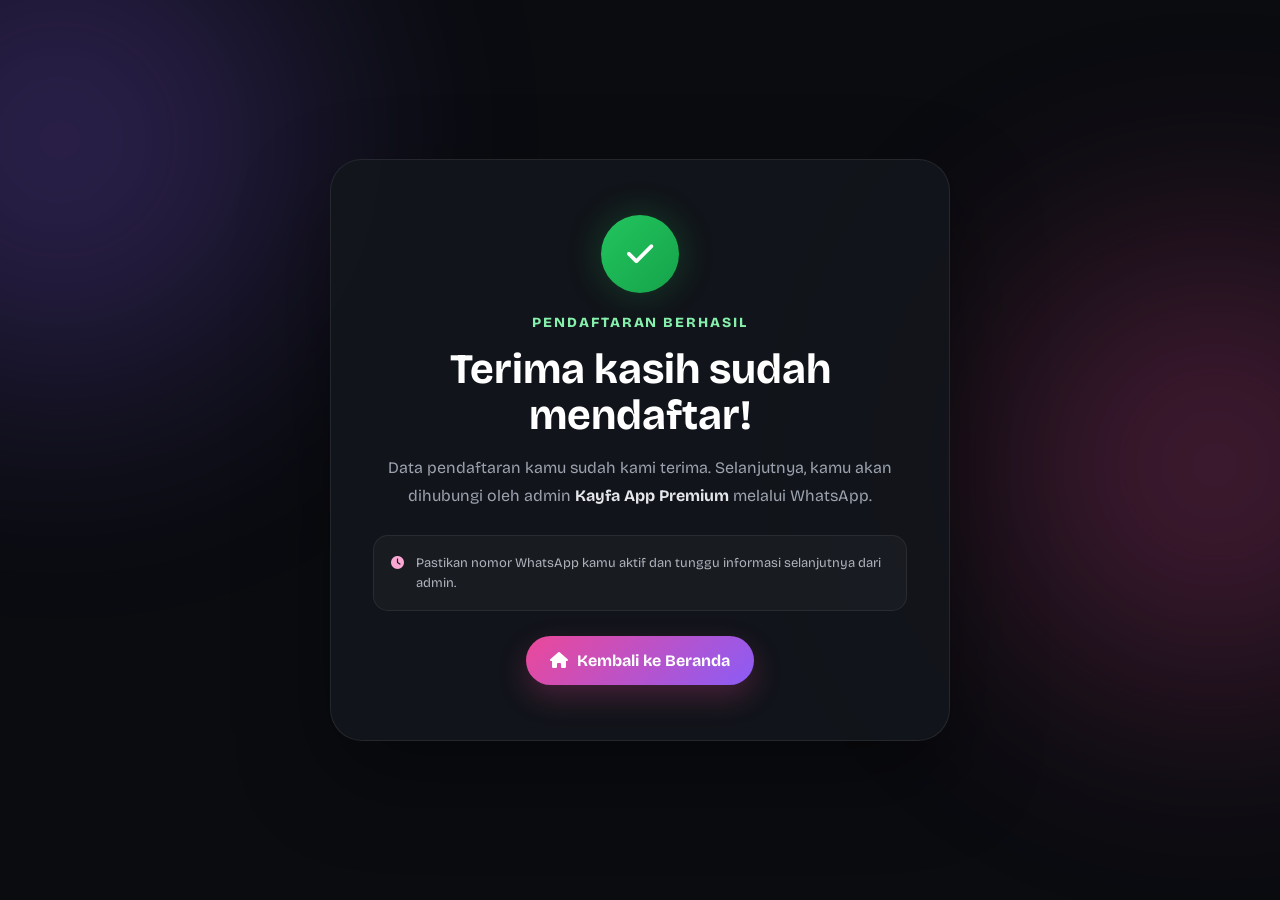
<file: success-reseller.html>
<!DOCTYPE html>
<html lang="id">
<head>
    <meta charset="UTF-8">
    <meta name="viewport" content="width=device-width, initial-scale=1.0">
    <title>Pendaftaran Berhasil | Kayfa App Premium</title>
    <link rel="icon" href="assets/logo.png">
    <link rel="preconnect" href="https://fonts.googleapis.com">
    <link rel="preconnect" href="https://fonts.gstatic.com" crossorigin>
    <link href="https://fonts.googleapis.com/css2?family=Bricolage+Grotesque:wght@400;500;600;700;800&display=swap" rel="stylesheet">
    <link rel="stylesheet" href="https://cdnjs.cloudflare.com/ajax/libs/font-awesome/6.7.2/css/all.min.css">
    <link rel="stylesheet" href="daftar-reseller.css?v=2">
</head>
<body>
    <div class="glow glow-left"></div>
    <div class="glow glow-right"></div>

    <main class="success-main">
        <section class="success-card">
            <div class="success-icon"><i class="fa-solid fa-check"></i></div>
            <span class="success-label">PENDAFTARAN BERHASIL</span>
            <h1>Terima kasih sudah mendaftar!</h1>
            <p>Data pendaftaran kamu sudah kami terima. Selanjutnya, kamu akan dihubungi oleh admin <strong>Kayfa App Premium</strong> melalui WhatsApp.</p>
            <div class="success-note"><i class="fa-solid fa-clock"></i><span>Pastikan nomor WhatsApp kamu aktif dan tunggu informasi selanjutnya dari admin.</span></div>
            <a href="/" class="home-button"><i class="fa-solid fa-house"></i> Kembali ke Beranda</a>
        </section>
    </main>
</body>
</html>
</file>
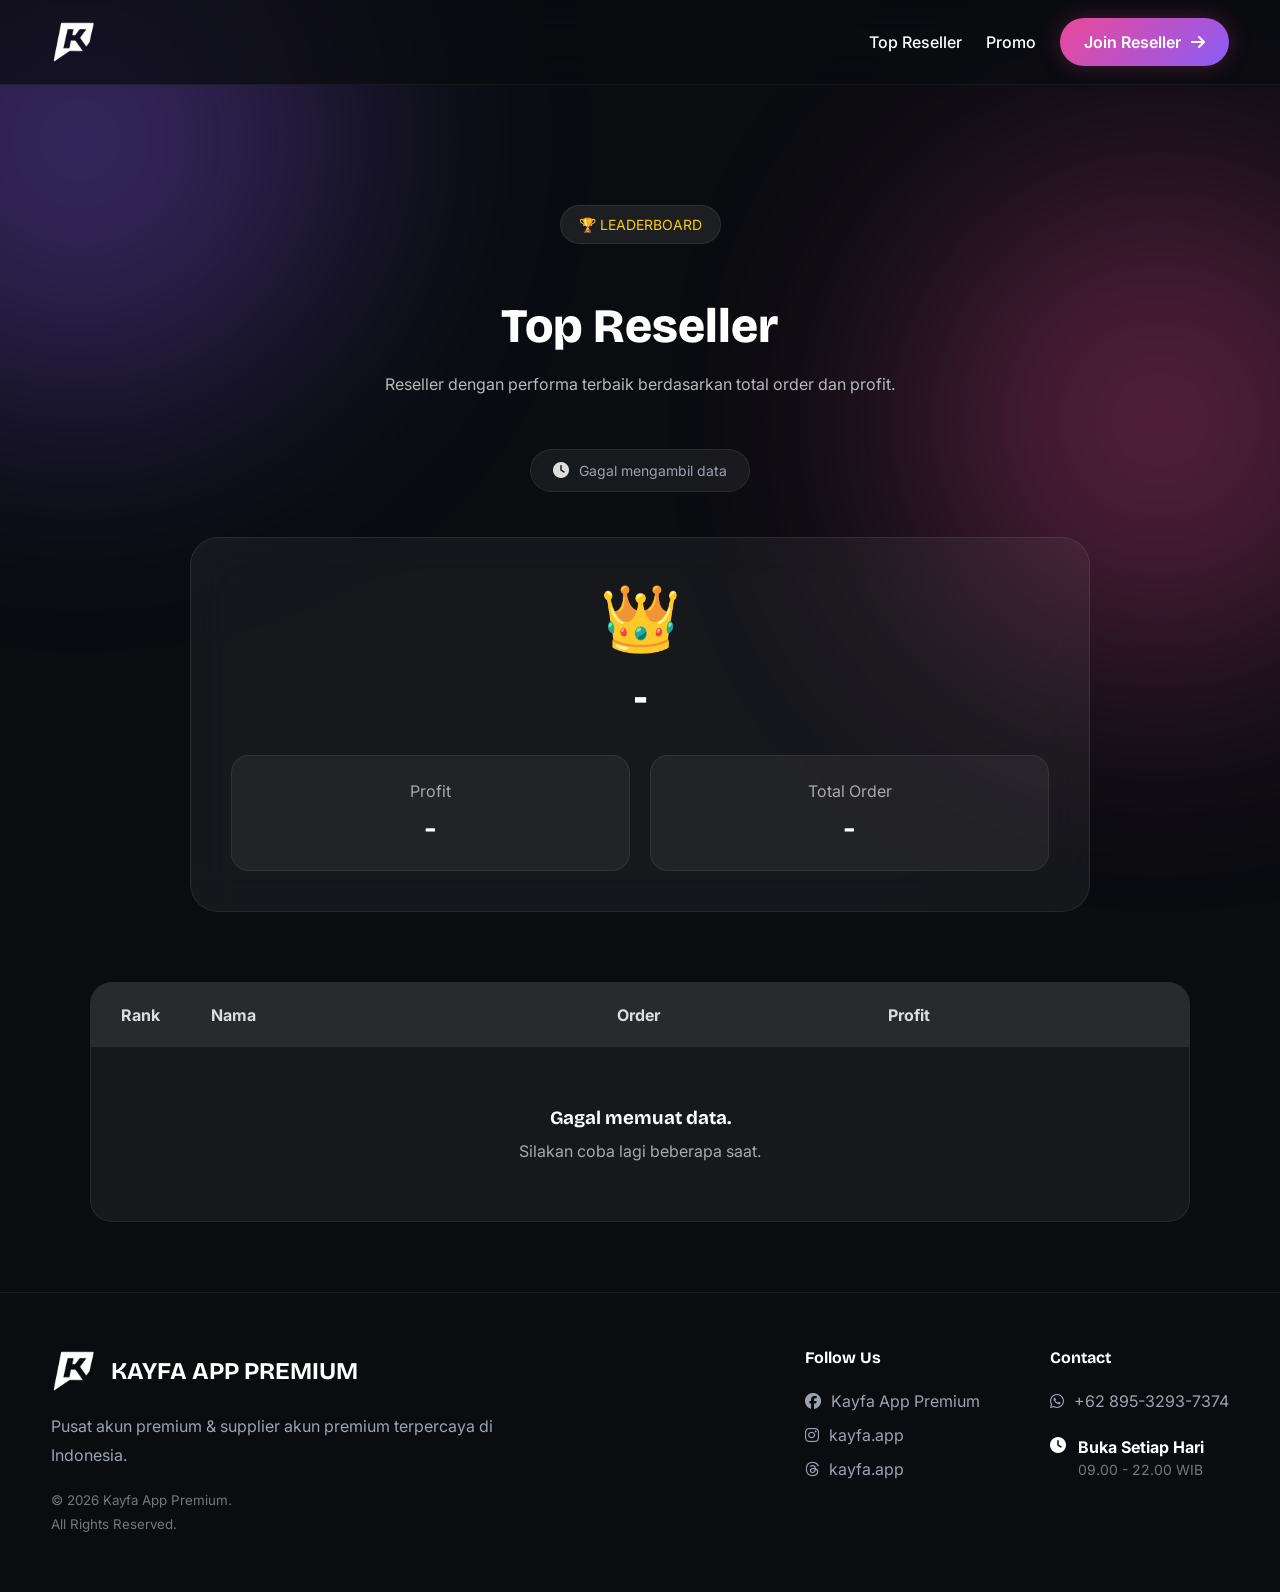
<file: top-reseller.html>
<!DOCTYPE html>
<html lang="id">

<head>

    <meta charset="UTF-8">
    <meta name="viewport" content="width=device-width, initial-scale=1.0">

    <title>Top Reseller | Kayfa App Premium</title>

    <link rel="stylesheet" href="style.css">
    <link rel="stylesheet" href="top-reseller.css">

    <link rel="stylesheet"
        href="https://cdnjs.cloudflare.com/ajax/libs/font-awesome/6.6.0/css/all.min.css">

</head>

<body>

    <div class="glow glow-left"></div>
    <div class="glow glow-right"></div>

    <!-- NAVBAR -->
<nav>
    <div class="container nav-wrapper">

        <a href="/" class="logo-area">
            <img src="assets/logo.png" alt="Kayfa Store">
        </a>

        <div class="nav-menu">
            <a href="/top-reseller">Top Reseller</a>
            <a href="/promo">Promo</a>
        </div>

        <a
            href="/join-reseller"
            class="join-btn">

            Join Reseller
            <i class="fa-solid fa-arrow-right"></i>

        </a>

    </div>
</nav>

    <!-- HERO -->

    <section class="leaderboard-hero">

        <span class="hero-badge">
            🏆 LEADERBOARD
        </span>

        <h1>
            Top Reseller
        </h1>

        <p>
            Reseller dengan performa terbaik berdasarkan total order dan profit.
        </p>

    </section>

    <!-- LAST UPDATE -->

    <div class="last-update">

        <i class="fa-solid fa-clock"></i>

        <span id="lastUpdate">
            Memuat...
        </span>

    </div>

    <!-- TOP CARD -->

    <section class="top-card">

        <div class="crown">
            👑
        </div>

        <h2 id="topName">
            -
        </h2>

        <div class="top-stats">

            <div class="stat-box">

                <span class="label">
                    Profit
                </span>

                <strong id="topProfit">
                    -
                </strong>

            </div>

            <div class="stat-box">

                <span class="label">
                    Total Order
                </span>

                <strong id="topOrder">
                    -
                </strong>

            </div>

        </div>

    </section>

    <!-- LEADERBOARD -->

    <section class="leaderboard-card">

        <div class="leaderboard-header">

            <span>Rank</span>

            <span>Nama</span>

            <span>Order</span>

            <span>Profit</span>

        </div>

        <div id="leaderboardList">

        </div>

    </section>

    <!-- FOOTER -->

<footer>

    <div class="container footer-wrapper">

        <!-- Left -->
        <div class="footer-about">

            <div class="footer-title">

                <img src="assets/logo.png" alt="Kayfa Logo">

                <h3>KAYFA APP PREMIUM</h3>

            </div>

            <p>
                Pusat akun premium & supplier akun premium terpercaya di Indonesia.
            </p>

            <small>
                © 2026 Kayfa App Premium.<br>
                All Rights Reserved.
            </small>

        </div>

        <!-- Right -->
        <div class="footer-info">

            <div class="footer-social">

                <h4>Follow Us</h4>

                <a href="https://facebook.com/KayfaAppPremium" target="_blank">
                    <i class="fab fa-facebook"></i>
                    Kayfa App Premium
                </a>

                <a href="https://instagram.com/kayfa.app" target="_blank">
                    <i class="fab fa-instagram"></i>
                    kayfa.app
                </a>

                <a href="https://threads.net/@kayfa.app" target="_blank">
                    <i class="fab fa-threads"></i>
                    kayfa.app
                </a>

            </div>

            <div class="footer-contact">

                <h4>Contact</h4>

                <a href="https://wa.me/62895329375374" target="_blank">
                    <i class="fab fa-whatsapp"></i>
                    +62 895-3293-7374
                </a>

                <div class="footer-hours">

                    <i class="fas fa-clock"></i>

                    <div>

                        <strong>Buka Setiap Hari</strong>

                        <span>09.00 - 22.00 WIB</span>

                    </div>

                </div>

            </div>

        </div>

    </div>

</footer>

    <button class="back-to-top">

        ↑

    </button>

    <script src="top-reseller.js?v=4"></script>

</body>

</html>
</file>
<file: style.css>
/* =======================================
   GOOGLE FONT
======================================= */

@import url('https://fonts.googleapis.com/css2?family=Bricolage+Grotesque:wght@400;500;600;700;800&family=Inter:wght@400;500;600;700&display=swap');

/* =======================================
   RESET
======================================= */

*{
    margin:0;
    padding:0;
    box-sizing:border-box;
}

html{
    scroll-behavior:smooth;
}

body{

    font-family:'Inter',sans-serif;

    background:#0a0c10;

    color:#fff;

    overflow-x:hidden;

    position:relative;

}

img{

    max-width:100%;

    display:block;

}

a{

    text-decoration:none;

    color:inherit;

}

button{

    border:none;

    outline:none;

    cursor:pointer;

    font-family:inherit;

}

input{

    border:none;

    outline:none;

    font-family:inherit;

}

/* =======================================
   ROOT
======================================= */

:root{

    --bg:#0a0c10;

    --card:#13161c;

    --card-hover:#1b2028;

    --border:#252932;

    --primary:#ec4899;

    --secondary:#8b5cf6;

    --text:#ffffff;

    --muted:#9ca3af;

}

/* =======================================
   TYPOGRAPHY
======================================= */

h1,
h2,
h3,
h4,
h5,
h6{

    font-family:'Bricolage Grotesque',sans-serif;

    font-weight:700;

}

.container{

    width:min(1200px,92%);

    margin:auto;

}

/* =======================================
   BACKGROUND GLOW
======================================= */

.glow{

    position:fixed;

    border-radius:50%;

    filter:blur(130px);

    z-index:-1;

    opacity:.35;

}

.glow-left{

    width:520px;

    height:520px;

    background:#8b5cf6;

    left:-180px;

    top:-120px;

}

.glow-right{

    width:480px;

    height:480px;

    background:#ec4899;

    right:-120px;

    top:180px;

}

/* =======================================
   NAVBAR
======================================= */

nav{

    position:sticky;

    top:0;

    z-index:999;

    backdrop-filter:blur(18px);

    background:rgba(10,12,16,.72);

    border-bottom:1px solid rgba(255,255,255,.05);

}

.nav-wrapper{
    display:flex;
    align-items:center;
    padding:18px 0;
}

.logo-area{

    display:flex;

    align-items:center;

    gap:14px;

}

.logo-area img{

    width:46px;

    height:46px;

    object-fit:contain;

}

.logo-area span{

    font-family:'Bricolage Grotesque';

    font-size:22px;

    font-weight:700;

    letter-spacing:.4px;

}

/* ===== NAV MENU ===== */

.nav-menu{
    display:flex;
    align-items:center;
    gap:24px;
    margin-left:auto;
    margin-right:24px;
}

.nav-menu a{
    color:#fff;
    text-decoration:none;
    font-weight:500;
    transition:.2s;
}

.nav-menu a:hover{
    color:#a855f7;
}

/* =======================================
   BUTTON
======================================= */

.join-btn{

    display:flex;

    align-items:center;

    gap:10px;

    padding:14px 24px;

    border-radius:999px;

    background:linear-gradient(135deg,var(--primary),var(--secondary));

    color:#fff;

    font-weight:600;

    transition:.3s;

    box-shadow:0 0 22px rgba(236,72,153,.25);

}

.join-btn:hover{

    transform:translateY(-3px);

    box-shadow:0 0 35px rgba(236,72,153,.45);

}

/* =======================================
   HERO
======================================= */

.hero{

    padding:90px 0 70px;

    position:relative;

}

.hero-content{

    display:flex;

    flex-direction:column;

    align-items:center;

    text-align:center;

}

.hero-brand{

    display:flex;

    align-items:center;

    gap:20px;

    margin-bottom:24px;

    color:#fff;

    font-family:'Bricolage Grotesque',sans-serif;

    font-size:46px;

    line-height:1.1;

    font-weight:800;

}

.hero-logo{

    width:88px;

    height:88px;

    object-fit:contain;

    filter:drop-shadow(0 0 25px rgba(236,72,153,.35));

}

.hero-badge{

    display:flex;

    align-items:center;

    gap:10px;

    padding:8px 18px;

    border-radius:999px;

    background:var(--card);

    border:1px solid rgba(255,255,255,.08);

    color:#d1d5db;

    margin-bottom:28px;

    font-size:14px;

}

.dot{

    width:10px;

    height:10px;

    border-radius:50%;

    background:var(--primary);

    animation:pulse 1.5s infinite;

}

.hero h1{

    font-size:68px;

    line-height:1.1;

    max-width:900px;

    margin-bottom:24px;

}

.hero h1 span{

    background:linear-gradient(90deg,var(--primary),var(--secondary));

    -webkit-background-clip:text;

    -webkit-text-fill-color:transparent;

}

.hero p{

    max-width:720px;

    color:var(--muted);

    line-height:1.8;

    font-size:18px;

    margin-bottom:42px;

}

.hero-button a{

    display:inline-flex;

    align-items:center;

    gap:12px;

    padding:18px 34px;

    border-radius:999px;

    font-size:18px;

    font-weight:700;

    background:linear-gradient(135deg,var(--primary),var(--secondary));

    transition:.35s;

    box-shadow:0 0 35px rgba(236,72,153,.25);

}

.hero-button a:hover{

    transform:scale(1.05);

    box-shadow:0 0 45px rgba(236,72,153,.5);

}

/* =======================================
   ANIMATION
======================================= */

@keyframes pulse{

    0%{

        transform:scale(.9);

        opacity:.7;

    }

    50%{

        transform:scale(1.25);

        opacity:1;

    }

    100%{

        transform:scale(.9);

        opacity:.7;

    }

}

/* =======================================
   STATS
======================================= */

.stats{

    padding:10px 0 70px;

}

.stats-grid{

    display:grid;

    grid-template-columns:repeat(auto-fit,minmax(250px,1fr));

    gap:22px;

}

.stat-card{

    background:var(--card);

    border:1px solid rgba(255,255,255,.06);

    border-radius:26px;

    padding:28px;

    display:flex;

    align-items:center;

    gap:22px;

    transition:.35s;

    position:relative;

    overflow:hidden;

}

.stat-card::before{

    content:"";

    position:absolute;

    inset:0;

    background:linear-gradient(
        135deg,
        rgba(236,72,153,.05),
        rgba(139,92,246,.03)
    );

    opacity:0;

    transition:.35s;

}

.stat-card:hover{

    transform:translateY(-6px);

    border-color:rgba(236,72,153,.35);

    box-shadow:0 15px 40px rgba(0,0,0,.35);

}

.stat-card:hover::before{

    opacity:1;

}

.stat-icon{

    width:68px;

    height:68px;

    border-radius:20px;

    display:flex;

    justify-content:center;

    align-items:center;

    font-size:28px;

    flex-shrink:0;

}

.stat-icon.blue{

    background:rgba(59,130,246,.12);

    color:#60a5fa;

}

.stat-icon.green{

    background:rgba(34,197,94,.12);

    color:#4ade80;

}

.stat-icon.red{

    background:rgba(239,68,68,.12);

    color:#f87171;

}

.stat-card h2{

    font-size:34px;

    margin-bottom:6px;

}

.stat-card p{

    color:var(--muted);

    font-size:15px;

}

/* =======================================
   SEARCH
======================================= */

.search-section{

    padding:15px 0;

}

.search-wrapper{

    display:flex;

    align-items:center;

    gap:16px;

    background:var(--card);

    border:1px solid rgba(255,255,255,.07);

    border-radius:22px;

    padding:18px 24px;

    transition:.3s;

}

.search-wrapper:hover{

    border-color:rgba(236,72,153,.35);

}

.search-wrapper:focus-within{

    border-color:var(--primary);

    box-shadow:0 0 0 4px rgba(236,72,153,.12);

}

.search-wrapper i{

    color:var(--muted);

    font-size:18px;

}

.search-wrapper input{

    width:100%;

    background:none;

    color:#fff;

    font-size:17px;

}

.search-wrapper input::placeholder{

    color:#777;

}

/* =======================================
   FILTER
======================================= */

.filter-section{

    padding:25px 0;

}

.filter-wrapper{

    display:flex;

    flex-wrap:wrap;

    gap:12px;

}

.filter-btn{

    padding:12px 22px;

    border-radius:999px;

    background:var(--card);

    border:1px solid rgba(255,255,255,.08);

    color:#d4d4d8;

    font-size:14px;

    font-weight:600;

    transition:.3s;

}

.filter-btn:hover{

    background:var(--card-hover);

    border-color:rgba(236,72,153,.35);

}

.filter-btn.active{

    background:linear-gradient(
        135deg,
        var(--primary),
        var(--secondary)
    );

    color:#fff;

    border-color:transparent;

    box-shadow:0 0 22px rgba(236,72,153,.25);

}

/* =======================================
   LAST UPDATE
======================================= */

.update-section{

    padding:5px 0 35px;

}

.update-card{

    display:flex;

    justify-content:space-between;

    align-items:center;

    background:var(--card);

    border:1px solid rgba(255,255,255,.06);

    padding:18px 24px;

    border-radius:22px;

}

.update-left{

    display:flex;

    align-items:center;

    gap:12px;

    color:#d4d4d8;

    font-weight:600;

}

.update-left i{

    color:var(--primary);

    font-size:18px;

}

#lastUpdate{

    color:var(--muted);

    font-size:14px;

}

/* =======================================
   PRODUCT SECTION
======================================= */

.product-section{

    padding:20px 0 90px;

}

.product-grid{

    display:grid;

    grid-template-columns:repeat(auto-fill,minmax(320px,1fr));

    gap:24px;

}

/* =======================================
   PRODUCT CARD
======================================= */

.product-card{

    position:relative;

    overflow:hidden;

    background:var(--card);

    border:1px solid rgba(255,255,255,.06);

    border-radius:28px;

    padding:28px;

    transition:.35s;

}

.product-card::before{

    content:"";

    position:absolute;

    inset:0;

    background:

    linear-gradient(

        135deg,

        rgba(236,72,153,.05),

        rgba(139,92,246,.03)

    );

    opacity:0;

    transition:.35s;

}

.product-card:hover{

    transform:translateY(-8px);

    border-color:rgba(236,72,153,.35);

    box-shadow:

    0 18px 50px rgba(0,0,0,.35),

    0 0 30px rgba(236,72,153,.12);

}

.product-card:hover::before{

    opacity:1;

}

/* =======================================
   PRODUCT HEADER
======================================= */

.product-header{

    display:flex;

    align-items:center;

    gap:16px;

    margin-bottom:24px;

}

.product-icon{

    width:60px;

    height:60px;

    border-radius:18px;

    background:#1a1d25;

    display:flex;

    justify-content:center;

    align-items:center;

    font-size:28px;

    color:var(--primary);

    flex-shrink:0;

}

.product-title{

    flex:1;

}

.product-title h3{

    font-size:24px;

    margin-bottom:6px;

}

.product-title p{

    color:var(--muted);

    font-size:14px;

}

/* =======================================
   PRICE
======================================= */

.price-box{

    margin:18px 0;

    display:flex;

    flex-direction:column;

    gap:14px;

}

.price-item{

    display:flex;

    justify-content:space-between;

    align-items:center;

    background:#101318;

    border:1px solid rgba(255,255,255,.05);

    border-radius:18px;

    padding:16px 18px;

}

.price-label{

    color:var(--muted);

    font-size:14px;

}

.price-value{

    font-weight:700;

    font-size:20px;

    font-family:'Bricolage Grotesque',sans-serif;

}

/* =======================================
   STATUS
======================================= */

.product-meta{

    margin-top:22px;

    display:flex;

    align-items:center;

    flex-wrap:wrap;

    gap:10px;

}

.status{

    display:inline-flex;

    align-items:center;

    gap:10px;

    padding:10px 18px;

    border-radius:999px;

    font-weight:700;

    font-size:14px;

}

.status.ready{

    background:rgba(34,197,94,.15);

    color:#4ade80;

}

.status.off{

    background:rgba(239,68,68,.15);

    color:#f87171;

}

.status.preorder{

    background:rgba(245,158,11,.15);

    color:#fbbf24;

}

.status.other{

    background:rgba(59,130,246,.15);

    color:#60a5fa;

}

.category-badge{

    display:inline-flex;

    align-items:center;

    gap:8px;

    padding:10px 18px;

    border-radius:999px;

    background:rgba(139,92,246,.15);

    color:#c4b5fd;

    border:1px solid rgba(139,92,246,.22);

    font-weight:700;

    font-size:14px;

}

/* =======================================
   SKELETON
======================================= */

.skeleton-card{

    height:290px;

    border-radius:28px;

    background:

    linear-gradient(

        90deg,

        #14171d 25%,

        #1c2028 50%,

        #14171d 75%

    );

    background-size:300% 100%;

    animation:skeleton 1.4s infinite;

}

@keyframes skeleton{

    0%{

        background-position:100% 0;

    }

    100%{

        background-position:-100% 0;

    }

}

/* =======================================
   EMPTY STATE
======================================= */

.empty-state{

    display:none;

    text-align:center;

    padding:90px 20px;

}

.empty-state i{

    font-size:70px;

    color:#3f3f46;

    margin-bottom:20px;

}

.empty-state h3{

    font-size:28px;

    margin-bottom:10px;

}

.empty-state p{

    color:var(--muted);

    max-width:420px;

    margin:auto;

    line-height:1.8;

}

/* =======================================
   PRODUCT ICON IMAGE
======================================= */

.product-icon img{
    width:38px;
    height:38px;
    object-fit:contain;
    border-radius:10px;
}


/* =======================================
   CTA SECTION
======================================= */

.cta-section{
    padding:30px 0 100px;
}

.cta-card{
    position:relative;
    overflow:hidden;
    text-align:center;
    padding:75px 35px;
    border-radius:34px;
    background:
        radial-gradient(
            circle at top left,
            rgba(236,72,153,.18),
            transparent 42%
        ),
        radial-gradient(
            circle at bottom right,
            rgba(139,92,246,.20),
            transparent 45%
        ),
        var(--card);

    border:1px solid rgba(255,255,255,.08);
    box-shadow:0 30px 80px rgba(0,0,0,.35);
}

.cta-card::before{
    content:"";
    position:absolute;
    width:260px;
    height:260px;
    border-radius:50%;
    background:rgba(236,72,153,.18);
    filter:blur(90px);
    left:-100px;
    top:-100px;
}

.cta-card::after{
    content:"";
    position:absolute;
    width:280px;
    height:280px;
    border-radius:50%;
    background:rgba(139,92,246,.16);
    filter:blur(100px);
    right:-100px;
    bottom:-120px;
}

.cta-card > *{
    position:relative;
    z-index:2;
}

.cta-badge{
    display:inline-flex;
    align-items:center;
    padding:9px 18px;
    border-radius:999px;
    margin-bottom:24px;
    font-size:13px;
    font-weight:700;
    letter-spacing:.3px;
    color:#f0abfc;
    background:rgba(236,72,153,.10);
    border:1px solid rgba(236,72,153,.25);
}

.cta-card h2{
    max-width:720px;
    margin:0 auto 18px;
    font-size:48px;
    line-height:1.15;
}

.cta-card p{
    max-width:720px;
    margin:0 auto 35px;
    color:var(--muted);
    font-size:16px;
    line-height:1.8;
}

.cta-btn{
    display:inline-flex;
    justify-content:center;
    align-items:center;
    gap:12px;
    padding:17px 31px;
    border-radius:999px;
    color:#fff;
    font-size:16px;
    font-weight:700;
    background:linear-gradient(
        135deg,
        var(--primary),
        var(--secondary)
    );
    box-shadow:0 0 30px rgba(236,72,153,.28);
    transition:.35s;
}

.cta-btn:hover{
    transform:translateY(-4px) scale(1.02);
    box-shadow:0 0 45px rgba(236,72,153,.48);
}

.cta-btn i{
    transition:.3s;
}

.cta-btn:hover i{
    transform:translateX(5px);
}


/* =======================================
   FOOTER
======================================= */

footer{

    margin-top:60px;
    padding:55px 0;
    border-top:1px solid rgba(255,255,255,.06);

}

.footer-wrapper{

    display:flex;
    justify-content:space-between;
    align-items:flex-start;
    gap:80px;

}

.footer-about{

    flex:1;
    max-width:470px;

}

.footer-title{

    display:flex;
    align-items:center;
    gap:14px;
    margin-bottom:18px;

}

.footer-title img{

    width:46px;
    height:46px;
    object-fit:contain;

}

.footer-title h3{

    margin:0;
    font-size:24px;

}

.footer-about p{

    color:var(--muted);
    line-height:1.8;
    margin-bottom:20px;

}

.footer-about small{

    color:#777;
    line-height:1.8;

}

.footer-info{

    display:flex;
    gap:70px;

}

.footer-social,
.footer-contact{

    display:flex;
    flex-direction:column;
    gap:14px;

}

.footer-social h4,
.footer-contact h4{

    margin-bottom:10px;

}

.footer-social a,
.footer-contact a{

    display:flex;
    align-items:center;
    gap:10px;

    color:var(--muted);
    transition:.3s;

}

.footer-social a:hover,
.footer-contact a:hover{

    color:var(--primary);
    transform:translateX(4px);

}

.footer-hours{

    display:flex;
    align-items:flex-start;
    gap:12px;
    margin-top:12px;

}

.footer-hours span{

    display:block;
    color:#777;
    font-size:14px;
    margin-top:4px;

}


/* =======================================
   BACK TO TOP
======================================= */

.back-to-top{
    position:fixed;
    right:26px;
    bottom:26px;
    z-index:900;

    width:52px;
    height:52px;

    display:flex;
    justify-content:center;
    align-items:center;

    border-radius:17px;
    color:#fff;
    font-size:17px;

    background:linear-gradient(
        135deg,
        var(--primary),
        var(--secondary)
    );

    box-shadow:0 10px 35px rgba(236,72,153,.32);

    opacity:0;
    visibility:hidden;
    pointer-events:none;
    transform:translateY(18px);

    transition:.3s;
}

.back-to-top.show{
    opacity:1;
    visibility:visible;
    pointer-events:auto;
    transform:translateY(0);
}

.back-to-top:hover{
    transform:translateY(-5px);
    box-shadow:0 15px 42px rgba(236,72,153,.48);
}


/* =======================================
   CARD ANIMATION
======================================= */

.product-card{
    animation:cardAppear .55s ease both;
}

@keyframes cardAppear{
    from{
        opacity:0;
        transform:translateY(25px);
    }

    to{
        opacity:1;
        transform:translateY(0);
    }
}


/* =======================================
   SCROLLBAR
======================================= */

::-webkit-scrollbar{
    width:10px;
}

::-webkit-scrollbar-track{
    background:#090b0f;
}

::-webkit-scrollbar-thumb{
    border-radius:999px;
    background:linear-gradient(
        var(--primary),
        var(--secondary)
    );
    border:3px solid #090b0f;
}


/* =======================================
   TABLET RESPONSIVE
======================================= */

@media(max-width:900px){

    .hero{
        padding:75px 0 55px;
    }

    .hero h1{
        font-size:52px;
    }

    .hero p{
        font-size:16px;
    }

    .product-grid{
        grid-template-columns:repeat(
            2,
            minmax(0,1fr)
        );
    }

    .cta-card h2{
        font-size:40px;
    }

.footer-wrapper{
    flex-direction:column;
    align-items:flex-start;
    gap:40px;
}

.footer-info{
    width:100%;
    display:flex;
    justify-content:flex-start;
    gap:40px;
}


/* =======================================
   MOBILE RESPONSIVE
======================================= */

@media(max-width:640px){

    .container{
        width:min(92%,1200px);
    }

    nav{
        position:sticky;
    }

    .nav-wrapper{
        padding:13px 0;
    }

    .logo-area{
        gap:9px;
    }

    .logo-area img{
        width:38px;
        height:38px;
    }

    .logo-area span{
        max-width:130px;
        font-size:14px;
        line-height:1.15;
    }

    .join-btn{
        gap:6px;
        padding:11px 15px;
        font-size:11px;
    }

    .join-btn i{
        font-size:10px;
    }

    .hero{
        padding:55px 0 45px;
    }

    .hero-logo{
        width:66px;
        height:66px;
    }

    .hero-brand{
        gap:11px;
        margin-bottom:20px;
        font-size:29px;
        line-height:1.1;
    }

    .hero-badge{
        padding:7px 12px;
        font-size:11px;
        margin-bottom:22px;
    }

    .dot{
        width:8px;
        height:8px;
    }

    .hero h1{
        font-size:39px;
        line-height:1.08;
        margin-bottom:20px;
    }

    .hero p{
        font-size:14px;
        line-height:1.7;
        margin-bottom:31px;
    }

    .hero-button a{
        width:100%;
        justify-content:center;
        padding:16px 25px;
        font-size:15px;
    }

    .stats{
        padding:5px 0 45px;
    }

    .stats-grid{
        grid-template-columns:1fr;
        gap:13px;
    }

    .stat-card{
        padding:19px;
        border-radius:20px;
    }

    .stat-icon{
        width:55px;
        height:55px;
        border-radius:16px;
        font-size:22px;
    }

    .stat-card h2{
        font-size:27px;
    }

    .stat-card p{
        font-size:13px;
    }

    .search-wrapper{
        padding:15px 18px;
        border-radius:18px;
    }

    .search-wrapper input{
        font-size:14px;
    }

    .filter-section{
        padding:17px 0;
    }

    .filter-wrapper{
        flex-wrap:nowrap;
        overflow-x:auto;
        padding-bottom:7px;
        scrollbar-width:none;
    }

    .filter-wrapper::-webkit-scrollbar{
        display:none;
    }

    .filter-btn{
        flex-shrink:0;
        padding:10px 17px;
        font-size:12px;
    }

    .update-card{
        flex-direction:column;
        align-items:flex-start;
        gap:9px;
        padding:15px 18px;
        border-radius:18px;
    }

    .update-left{
        font-size:13px;
    }

    #lastUpdate{
        padding-left:29px;
        font-size:12px;
    }

    .product-section{
        padding:10px 0 65px;
    }

    .product-grid{
        grid-template-columns:1fr;
        gap:17px;
    }

    .product-card{
        padding:21px;
        border-radius:22px;
    }

    .product-card:hover{
        transform:none;
    }

    .product-header{
        gap:13px;
        margin-bottom:19px;
    }

    .product-icon{
        width:51px;
        height:51px;
        border-radius:15px;
        font-size:23px;
    }

    .product-title h3{
        font-size:20px;
    }

    .product-title p{
        font-size:12px;
    }

    .price-box{
        gap:10px;
    }

    .price-item{
        padding:14px 15px;
        border-radius:15px;
    }

    .price-label{
        font-size:12px;
    }

    .price-value{
        font-size:17px;
    }

    .product-meta{
        margin-top:16px;
        gap:8px;
    }

    .status,
    .category-badge{
        padding:9px 14px;
        font-size:12px;
    }

    .cta-section{
        padding:15px 0 65px;
    }

    .cta-card{
        padding:50px 21px;
        border-radius:26px;
    }

    .cta-card h2{
        font-size:32px;
    }

    .cta-card p{
        font-size:14px;
        line-height:1.7;
    }

    .cta-btn{
        width:100%;
        padding:16px 20px;
        font-size:14px;
    }

    .footer-wrapper{
        min-height:auto;
        padding:30px 0;
        gap:25px;
    }

.footer-info{
    display:flex;
    flex-direction:column;
    gap:28px;
    width:100%;
}

    .back-to-top{
        right:17px;
        bottom:17px;
        width:46px;
        height:46px;
        border-radius:14px;
    }

}

.footer-social,
.footer-contact{

    display:flex;
    flex-direction:column;
    gap:14px;

}

.footer-social h4,
.footer-contact h4{

    margin-bottom:8px;

}

.social-links{

    display:flex;
    flex-direction:column;
    gap:12px;

}

.social-links a,
.footer-contact a{

    display:flex;
    align-items:center;
    gap:12px;

    color:var(--muted);

    transition:.3s;

}

.social-links a:hover,
.footer-contact a:hover{

    color:var(--primary);
    transform:translateX(5px);

}

.social-links i,
.footer-contact i{

    width:20px;
    text-align:center;

}

.footer-bottom{

    margin-top:40px;
    padding-top:25px;
    border-top:1px solid rgba(255,255,255,.06);

    text-align:center;

    color:#777;

    font-size:14px;

}

/* =======================================
   FONT BRICOLAGE UNTUK SEMUA TEKS
======================================= */

body,
button,
input{
    font-family:'Bricolage Grotesque',sans-serif;
}
</file>
<file: daftar-reseller.css>
:root{--bg:#0a0c10;--card:#13161c;--pink:#ec4899;--purple:#8b5cf6;--muted:#9ca3af}*{box-sizing:border-box;margin:0;padding:0}body{min-height:100vh;overflow-x:hidden;background:var(--bg);color:#fff;font-family:'Bricolage Grotesque',sans-serif}.glow{position:fixed;z-index:-1;border-radius:50%;filter:blur(130px);opacity:.28}.glow-left{width:480px;height:480px;left:-180px;top:-100px;background:var(--purple)}.glow-right{width:430px;height:430px;right:-150px;top:250px;background:var(--pink)}nav{position:sticky;z-index:20;top:0;border-bottom:1px solid rgba(255,255,255,.06);background:rgba(10,12,16,.76);backdrop-filter:blur(18px)}.nav-container{width:min(1100px,92%);height:76px;margin:auto;display:flex;align-items:center;justify-content:space-between}.brand,.back-link{display:flex;align-items:center;color:#fff;text-decoration:none}.brand{gap:12px;font-size:19px;font-weight:750}.brand img{width:43px;height:43px;object-fit:contain}.back-link{gap:8px;padding:11px 17px;border:1px solid rgba(255,255,255,.09);border-radius:999px;color:#c7cad1;font-size:13px;transition:.25s}.back-link:hover{border-color:rgba(236,72,153,.35);color:#fff}.form-section{padding:70px 20px 90px}.form-shell{width:min(680px,100%);margin:auto;padding:42px;border:1px solid rgba(255,255,255,.08);border-radius:31px;background:rgba(19,22,28,.88);box-shadow:0 35px 90px rgba(0,0,0,.35)}.form-intro{text-align:center}.form-badge{display:inline-flex;align-items:center;gap:8px;margin-bottom:18px;color:#f9a8d4;font-size:11px;font-weight:800;letter-spacing:.12em}.form-intro h1{font-size:43px;line-height:1.08;letter-spacing:-1.2px}.form-intro h1 span{background:linear-gradient(90deg,var(--pink),var(--purple));background-clip:text;-webkit-background-clip:text;color:transparent}.form-intro p{max-width:530px;margin:16px auto 0;color:var(--muted);font-size:14px;line-height:1.7}.offer-strip{display:flex;align-items:stretch;margin:28px 0;padding:18px;border:1px solid rgba(255,255,255,.07);border-radius:17px;background:rgba(255,255,255,.025)}.offer-strip div{flex:1;text-align:center;display:flex;flex-direction:column;gap:5px}.offer-strip>span{width:1px;margin:0 16px;background:rgba(255,255,255,.09)}.offer-strip small{color:#777d89;font-size:9px;font-weight:800;letter-spacing:.12em}.offer-strip strong{font-size:17px}.offer-strip i{color:#f9a8d4;margin-right:4px}form{display:flex;flex-direction:column;gap:15px}.field label{display:block;margin:0 0 8px 3px;color:#d7d9df;font-size:13px;font-weight:650}.field label b{color:#f472b6}.field label em{color:#707580;font-size:11px;font-style:normal;font-weight:500}.input-box{position:relative}.input-box i{position:absolute;left:17px;top:50%;transform:translateY(-50%);color:#747a86;font-size:14px}.input-box input{width:100%;height:53px;padding:0 16px 0 46px;border:1px solid rgba(255,255,255,.08);border-radius:14px;outline:0;background:#0f1218;color:#fff;font:500 14px inherit;transition:.25s}.input-box input::placeholder{color:#5e6470}.input-box input:focus{border-color:var(--pink);box-shadow:0 0 0 4px rgba(236,72,153,.1)}.field>small{display:block;min-height:14px;margin:5px 0 0 3px;color:#fb7185;font-size:11px}.field.invalid input{border-color:#fb7185;background:rgba(251,113,133,.04)}button{height:55px;margin-top:5px;display:flex;align-items:center;justify-content:center;gap:10px;border:0;border-radius:999px;background:linear-gradient(135deg,var(--pink),var(--purple));box-shadow:0 13px 32px rgba(236,72,153,.25);color:#fff;font:750 15px inherit;cursor:pointer;transition:.3s}button:hover{transform:translateY(-2px);box-shadow:0 18px 38px rgba(236,72,153,.38)}.privacy{text-align:center;color:#686e79;font-size:11px}.privacy i{margin-right:5px}.form-status{display:none;padding:13px;border-radius:12px;text-align:center;font-size:12px}.form-status.error{display:block;border:1px solid rgba(251,113,133,.2);background:rgba(239,68,68,.08);color:#fda4af}.honeypot{position:absolute;left:-9999px;width:1px;height:1px;overflow:hidden}
.success-main{min-height:100vh;display:grid;place-items:center;padding:30px}.success-card{width:min(620px,100%);padding:55px 42px;text-align:center;border:1px solid rgba(255,255,255,.08);border-radius:32px;background:rgba(19,22,28,.88);box-shadow:0 35px 90px rgba(0,0,0,.38)}.success-icon{width:78px;height:78px;display:grid;place-items:center;margin:0 auto 21px;border-radius:50%;background:linear-gradient(135deg,#22c55e,#16a34a);font-size:30px;box-shadow:0 0 35px rgba(34,197,94,.25)}.success-card>img{width:55px;margin:0 auto 12px}.success-label{color:#86efac;font-size:10px;font-weight:800;letter-spacing:.14em}.success-card h1{margin:15px 0;font-size:42px;line-height:1.1}.success-card>p{color:var(--muted);line-height:1.75}.success-card>p strong{color:#e5e7eb}.success-note{display:flex;align-items:flex-start;gap:12px;margin:25px 0;padding:17px;text-align:left;border:1px solid rgba(255,255,255,.07);border-radius:15px;background:rgba(255,255,255,.03);color:#afb3bd;font-size:13px;line-height:1.55}.success-note i{color:#f9a8d4;margin-top:3px}.home-button{display:inline-flex;align-items:center;justify-content:center;gap:9px;padding:15px 24px;border-radius:999px;background:linear-gradient(135deg,var(--pink),var(--purple));color:#fff;text-decoration:none;font-weight:700;box-shadow:0 12px 30px rgba(236,72,153,.24)}
@media(max-width:640px){.nav-container{height:67px}.brand span{display:none}.brand img{width:39px;height:39px}.form-section{padding:40px 14px 65px}.form-shell{padding:29px 18px;border-radius:24px}.form-intro h1{font-size:34px}.offer-strip{padding:15px 9px}.offer-strip strong{font-size:14px}.offer-strip>span{margin:0 9px}.success-main{padding:16px}.success-card{padding:42px 20px;border-radius:25px}.success-card h1{font-size:34px}}
button:disabled{opacity:.65;cursor:not-allowed;transform:none}
.success-label{display:block;font-size:14px}
</file>
<file: join-reseller.css>
:root{--jr-pink:#ec4899;--jr-purple:#8b5cf6;--jr-card:rgba(19,22,28,.78)}
.mobile-menu{display:none;background:transparent;color:#fff;font-size:21px}
.reseller-hero{padding:105px 0 85px;position:relative}
.hero-grid{display:grid;grid-template-columns:1.05fr .8fr;gap:85px;align-items:center}
.eyebrow,.section-label{display:inline-flex;align-items:center;gap:10px;color:#d1d5db;font-size:13px;font-weight:700;letter-spacing:.08em}
.eyebrow{padding:9px 16px;border:1px solid rgba(255,255,255,.09);border-radius:999px;background:rgba(255,255,255,.04);letter-spacing:0;margin-bottom:25px}
.hero-copy h1{font-size:66px;line-height:1.04;letter-spacing:-2.5px;max-width:720px}
.hero-copy h1 span,.section-heading h2 span,.faq-intro h2 span,.signup-card h2 span{background:linear-gradient(90deg,var(--jr-pink),#a855f7);background-clip:text;-webkit-background-clip:text;color:transparent}
.hero-copy>p{max-width:650px;margin:25px 0 33px;color:var(--muted);font-size:18px;line-height:1.75}
.hero-actions{display:flex;gap:14px;flex-wrap:wrap}
.primary-btn,.secondary-btn{display:inline-flex;align-items:center;justify-content:center;gap:11px;padding:17px 27px;border-radius:999px;font-weight:700;transition:.3s}
.primary-btn{background:linear-gradient(135deg,var(--jr-pink),var(--jr-purple));box-shadow:0 12px 32px rgba(236,72,153,.27)}
.primary-btn:hover{transform:translateY(-3px);box-shadow:0 18px 40px rgba(236,72,153,.4)}
.secondary-btn{border:1px solid rgba(255,255,255,.1);background:rgba(255,255,255,.04)}
.secondary-btn:hover{background:rgba(255,255,255,.09)}
.trust-row{display:flex;gap:20px;flex-wrap:wrap;margin-top:28px;color:#9ca3af;font-size:13px}.trust-row i{color:#4ade80;margin-right:5px}
.profit-card{position:relative;isolation:isolate;padding:28px;border:1px solid rgba(255,255,255,.1);border-radius:30px;background:linear-gradient(145deg,rgba(30,32,42,.9),rgba(15,17,23,.94));box-shadow:0 35px 90px rgba(0,0,0,.48);overflow:hidden;transform:rotate(1.5deg)}
.profit-card:before{content:"";position:absolute;inset:0;background:radial-gradient(circle at 80% 0,rgba(236,72,153,.19),transparent 36%);z-index:-1}
.profit-head{display:flex;align-items:center;gap:14px}.profit-icon{width:52px;height:52px;display:grid;place-items:center;border-radius:16px;background:linear-gradient(135deg,var(--jr-pink),var(--jr-purple));font-size:20px}.profit-head>div:nth-child(2){display:flex;flex-direction:column;gap:3px}.profit-head span{font-size:12px;color:#9ca3af}.profit-head strong{font-size:17px}.live-badge{margin-left:auto!important;padding:6px 10px;border-radius:999px;background:rgba(34,197,94,.12);color:#4ade80!important;font-weight:800;letter-spacing:.08em}
.mini-chart{height:180px;display:flex;align-items:flex-end;gap:10px;margin:30px 0 20px;padding:15px 7px 0;border-bottom:1px solid rgba(255,255,255,.08);background:repeating-linear-gradient(to bottom,transparent 0,transparent 44px,rgba(255,255,255,.04) 45px)}.mini-chart span{flex:1;border-radius:8px 8px 2px 2px;background:linear-gradient(to top,var(--jr-purple),var(--jr-pink));box-shadow:0 0 18px rgba(236,72,153,.16)}
.profit-stats{display:grid;grid-template-columns:1fr 1fr;gap:12px}.profit-stats div{padding:16px;border-radius:16px;background:rgba(255,255,255,.04);border:1px solid rgba(255,255,255,.06)}.profit-stats small{display:block;color:#9ca3af;margin-bottom:5px}.profit-stats strong{font-size:24px}
.sale-toast{display:flex;align-items:center;gap:11px;margin-top:14px;padding:14px;border-radius:15px;background:rgba(255,255,255,.07)}.sale-toast>i:first-child{width:38px;height:38px;display:grid;place-items:center;border-radius:11px;background:rgba(236,72,153,.15);color:#f472b6}.sale-toast div{display:flex;flex:1;flex-direction:column;font-size:12px}.sale-toast span{color:#9ca3af;margin-top:3px}.sale-toast>i:last-child{color:#4ade80}.card-orbit{position:absolute;border:1px solid rgba(236,72,153,.2);border-radius:50%;z-index:-1}.orbit-one{width:240px;height:240px;right:-120px;bottom:-110px}.orbit-two{width:170px;height:170px;right:-85px;bottom:-75px}
.brand-strip{border-block:1px solid rgba(255,255,255,.06);background:rgba(255,255,255,.02)}.brand-list{display:grid;grid-template-columns:repeat(4,1fr);padding:22px 0;color:#b4b7bf;font-size:14px}.brand-list span{text-align:center;border-right:1px solid rgba(255,255,255,.07)}.brand-list span:last-child{border:0}.brand-list i{color:#c084fc;margin-right:8px}
.section{padding:105px 0}.section-heading{max-width:750px;margin:0 auto 50px;text-align:center}.section-label{color:#f472b6;margin-bottom:14px}.section-heading h2,.faq-intro h2{font-size:46px;line-height:1.13}.section-heading p,.faq-intro>p{color:var(--muted);font-size:16px;line-height:1.7;margin-top:17px}
.benefit-grid{display:grid;grid-template-columns:repeat(3,1fr);gap:20px}.benefit-card{padding:28px;border-radius:24px;border:1px solid rgba(255,255,255,.07);background:var(--jr-card);transition:.3s}.benefit-card:hover{transform:translateY(-6px);border-color:rgba(236,72,153,.3);box-shadow:0 22px 45px rgba(0,0,0,.25)}.benefit-icon{width:53px;height:53px;display:grid;place-items:center;border-radius:16px;margin-bottom:22px;font-size:20px}.benefit-icon.pink{background:rgba(236,72,153,.12);color:#f472b6}.benefit-icon.purple{background:rgba(139,92,246,.14);color:#a78bfa}.benefit-icon.blue{background:rgba(59,130,246,.13);color:#60a5fa}.benefit-icon.green{background:rgba(34,197,94,.12);color:#4ade80}.benefit-icon.orange{background:rgba(249,115,22,.12);color:#fb923c}.benefit-icon.cyan{background:rgba(6,182,212,.12);color:#22d3ee}.benefit-card h3{font-size:20px;margin-bottom:10px}.benefit-card p{color:var(--muted);font-size:14px;line-height:1.7}
.steps-section{background:linear-gradient(180deg,transparent,rgba(139,92,246,.035),transparent)}.steps-grid{display:grid;grid-template-columns:1fr 60px 1fr 60px 1fr;align-items:center}.step{text-align:center;position:relative;padding:30px 18px}.step-number{position:absolute;top:0;right:23%;font:800 44px 'Bricolage Grotesque';color:rgba(255,255,255,.035)}.step-icon{width:76px;height:76px;display:grid;place-items:center;margin:0 auto 22px;border:1px solid rgba(236,72,153,.24);border-radius:23px;background:linear-gradient(145deg,rgba(236,72,153,.14),rgba(139,92,246,.12));font-size:27px;color:#f0abfc}.step h3{font-size:21px;margin-bottom:10px}.step p{color:var(--muted);line-height:1.65;font-size:14px}.step-line{height:1px;background:linear-gradient(90deg,transparent,var(--jr-purple),transparent);opacity:.5}
.faq-layout{display:flex;flex-direction:column;align-items:center;gap:42px;max-width:900px}.faq-intro{position:static;text-align:center}.faq-list{display:flex;flex-direction:column;gap:13px;width:100%}.faq-item{border:1px solid rgba(255,255,255,.07);border-radius:19px;background:var(--jr-card);overflow:hidden}.faq-question{width:100%;padding:21px 23px;display:flex;justify-content:space-between;align-items:center;text-align:left;background:transparent;color:#fff;font-size:16px;font-weight:700}.faq-question i{transition:.3s;color:#c084fc}.faq-answer{display:grid;grid-template-rows:0fr;transition:grid-template-rows .35s ease}.faq-answer p{overflow:hidden;color:var(--muted);line-height:1.7;padding:0 23px}.faq-item.active .faq-answer{grid-template-rows:1fr}.faq-item.active .faq-answer p{padding-bottom:22px}.faq-item.active .faq-question i{transform:rotate(45deg)}.faq-item.active{border-color:rgba(236,72,153,.25)}
.signup-section{padding:35px 0 110px}.signup-card{position:relative;overflow:hidden;text-align:center;padding:80px 30px;border-radius:32px;border:1px solid rgba(236,72,153,.25);background:linear-gradient(145deg,rgba(236,72,153,.105),rgba(139,92,246,.09),rgba(15,17,22,.7))}.signup-glow{position:absolute;width:350px;height:350px;border-radius:50%;background:var(--jr-pink);filter:blur(140px);opacity:.13;left:50%;top:50%;transform:translate(-50%,-50%);pointer-events:none}.signup-card>*:not(.signup-glow){position:relative}.signup-card h2{max-width:800px;margin:18px auto;font-size:49px}.signup-card p{color:var(--muted);margin:0 auto 30px;font-size:17px}.cta-badge{display:inline-flex;align-items:center;gap:8px;color:#f9a8d4;font-size:12px;font-weight:800;letter-spacing:.12em}.primary-btn.large{padding:19px 32px}.signup-card small{display:block;margin-top:20px;color:#7f8490}.signup-card small i{margin-right:6px}
.reveal{opacity:0;transform:translateY(24px);transition:opacity .65s ease,transform .65s ease}.reveal.visible{opacity:1;transform:none}
@media(max-width:900px){.hero-grid{grid-template-columns:1fr;gap:60px}.hero-copy{text-align:center}.hero-copy h1,.hero-copy>p{margin-left:auto;margin-right:auto}.hero-actions,.trust-row{justify-content:center}.profit-card{max-width:520px;margin:auto}.benefit-grid{grid-template-columns:repeat(2,1fr)}.faq-layout{grid-template-columns:1fr;gap:45px}.faq-intro{position:static;text-align:center}.steps-grid{grid-template-columns:1fr}.step-line{width:1px;height:38px;margin:auto}.brand-list{grid-template-columns:repeat(2,1fr);gap:20px}.brand-list span:nth-child(2){border:0}}
@media(max-width:640px){.nav-wrapper{position:relative}.mobile-menu{display:block;margin-left:auto;margin-right:12px}.nav-menu{position:absolute;display:none;top:68px;left:0;right:0;margin:0;padding:15px;flex-direction:column;align-items:stretch;gap:2px;border:1px solid rgba(255,255,255,.08);border-radius:18px;background:#13161c;box-shadow:0 20px 45px rgba(0,0,0,.4)}.nav-menu.open{display:flex}.nav-menu a{padding:12px}.nav-wrapper>.join-btn{padding:11px 13px;font-size:10px}.reseller-hero{padding:65px 0}.hero-copy h1{font-size:43px;letter-spacing:-1.5px}.hero-copy>p{font-size:15px}.hero-actions{flex-direction:column}.hero-actions a{width:100%}.trust-row{gap:10px 15px}.profit-card{padding:20px;transform:none}.mini-chart{height:145px}.brand-list{font-size:12px;gap:17px 0}.brand-list span{padding:0 8px}.section{padding:75px 0}.section-heading h2,.faq-intro h2{font-size:34px}.benefit-grid{grid-template-columns:1fr}.benefit-card{padding:23px}.signup-section{padding-bottom:75px}.signup-card{padding:55px 20px}.signup-card h2{font-size:35px}.signup-card p{font-size:15px}.primary-btn.large{width:100%;font-size:13px}.faq-question{font-size:14px;padding:19px}.faq-answer p{font-size:14px;padding-inline:19px}}
@media(prefers-reduced-motion:reduce){.reveal{opacity:1;transform:none;transition:none}}

/* Content adapted from the original reseller landing page */
.narrow{width:min(980px,92%)}
.old-hero{padding:95px 0 90px}
.hero-centered{text-align:center;display:flex;flex-direction:column;align-items:center}
.reseller-hero-brand{margin-bottom:24px}
.hero-centered h1{max-width:1000px;font-size:68px;line-height:1.05;letter-spacing:-2.5px}
.hero-centered h1 span{display:block;background:linear-gradient(90deg,var(--jr-pink),var(--jr-purple));background-clip:text;-webkit-background-clip:text;color:transparent}
.hero-centered>p{max-width:760px;margin:25px auto 32px;color:var(--muted);font-size:18px;line-height:1.75}
.hero-main-btn{font-size:17px;padding:18px 32px}
.hero-price-note{display:block;margin-top:15px;color:#878b95}.hero-price-note strong{color:#f9a8d4}
.hero-pills{display:flex;flex-wrap:wrap;justify-content:center;gap:12px;margin-top:42px}.hero-pills span{padding:11px 16px;border:1px solid rgba(255,255,255,.07);border-radius:12px;background:var(--jr-card);color:#c7c9cf;font-size:13px;font-weight:600}.hero-pills i{color:#c084fc;margin-right:7px}
.purple-label{color:#c084fc}.blue-label{color:#60a5fa}
.problem-grid,.solution-grid{display:grid;grid-template-columns:repeat(2,1fr);gap:14px}
.problem-card{display:flex;align-items:center;gap:16px;padding:23px;border:1px solid rgba(255,255,255,.07);border-radius:18px;background:var(--jr-card);transition:.3s}.problem-card:hover{transform:translateY(-3px);border-color:rgba(236,72,153,.28)}.problem-card i{width:38px;height:38px;display:grid;place-items:center;flex:0 0 auto;border-radius:11px;background:rgba(236,72,153,.1);color:#f472b6}.problem-card p{color:#d1d5db;line-height:1.5}
.solution-section{background:linear-gradient(180deg,transparent,rgba(236,72,153,.025),transparent)}
.solution-item{display:flex;align-items:center;gap:14px;padding:21px;border:1px solid rgba(255,255,255,.07);border-radius:17px;background:var(--jr-card);font-weight:600}.solution-item i{color:#f472b6;font-size:19px}
.profit-section{background:linear-gradient(180deg,transparent,rgba(59,130,246,.025),transparent)}
.profit-example{padding:31px;border:1px solid rgba(255,255,255,.08);border-radius:27px;background:var(--jr-card)}.scenario-label{font-size:11px;font-weight:800;letter-spacing:.14em;color:#8b91a0}.profit-example h3{font-size:28px;margin:10px 0 5px}.profit-example>p{color:var(--muted)}.daily-profit{display:flex;align-items:center;justify-content:space-between;margin-top:25px;padding:19px 22px;border:1px solid rgba(59,130,246,.2);border-radius:17px;background:rgba(59,130,246,.07);color:#bfdbfe}.daily-profit strong{font-size:20px;color:#60a5fa}
.total-profit{text-align:center;margin-top:25px;padding:50px 25px;border-radius:29px;background:linear-gradient(135deg,var(--jr-pink),var(--jr-purple));box-shadow:0 20px 55px rgba(236,72,153,.25)}.total-profit>span{font-size:12px;font-weight:800;letter-spacing:.14em}.total-profit h3{font-size:49px;margin:14px 0}.total-profit h3 small{font-size:25px;font-weight:500}.total-profit p{color:rgba(255,255,255,.82)}.estimate-note{text-align:center;margin-top:17px;color:#717681;font-size:12px}
.reseller-pricelist{padding-bottom:115px}.price-toolbar{display:grid;grid-template-columns:1fr auto;gap:15px;align-items:center;margin-bottom:20px}.price-toolbar .search-wrapper{margin:0}.update-inline{display:flex;align-items:center;gap:9px;padding:18px 21px;border:1px solid rgba(255,255,255,.07);border-radius:20px;background:var(--card);color:#9ca3af;font-size:13px;white-space:nowrap}.update-inline i{color:#f472b6}.reseller-filters{margin-bottom:28px}.reseller-products{grid-template-columns:repeat(3,minmax(0,1fr))}.reseller-products .product-card{padding:23px}.reseller-products .product-title h3{font-size:21px}.price-footer{text-align:center;margin-top:35px}
.price-heading{margin-bottom:38px}.price-update{width:fit-content;margin:22px auto 0;padding:12px 18px;border-radius:999px}.price-update span{color:#777d89}.price-update strong{color:#b9bdc7;font-weight:600}
.join-offer{display:flex;align-items:stretch;justify-content:center;gap:35px;max-width:590px;margin:30px auto;padding:24px;border:1px solid rgba(255,255,255,.09);border-radius:22px;background:rgba(10,12,16,.38)}.join-offer>div:not(.offer-divider){display:flex;flex:1;flex-direction:column;justify-content:center;gap:5px}.join-offer small{margin:0;color:#9ca3af;font-size:10px;font-weight:800;letter-spacing:.13em}.join-offer strong{font-size:25px}.join-offer strong i{color:#f9a8d4;margin-right:5px}.join-offer span{color:#8b91a0;font-size:12px}.offer-divider{width:1px;background:rgba(255,255,255,.1)}.signup-card .secure-note{display:block;margin-top:19px;color:#7f8490}
.reseller-form{position:relative;max-width:760px;margin:38px auto 0;padding:30px;text-align:left;border:1px solid rgba(255,255,255,.09);border-radius:25px;background:rgba(9,11,15,.55);box-shadow:0 24px 60px rgba(0,0,0,.2)}.form-heading{text-align:center;margin-bottom:26px}.form-heading h3{font-size:24px;margin-bottom:6px}.form-heading p{color:#8f939e;font-size:13px}.form-grid{display:grid;grid-template-columns:repeat(2,minmax(0,1fr));gap:18px}.form-group{min-width:0}.form-group.full{grid-column:1/-1}.form-group label{display:block;margin:0 0 8px 3px;color:#d9dbe1;font-size:13px;font-weight:650}.form-group label span{color:#f472b6}.input-wrap{position:relative}.input-wrap>i:first-child{position:absolute;z-index:1;left:17px;top:50%;transform:translateY(-50%);color:#7d828e;font-size:14px;pointer-events:none}.input-wrap input,.input-wrap select{width:100%;height:52px;padding:0 16px 0 45px;border:1px solid rgba(255,255,255,.08);border-radius:14px;outline:0;background:#11141a;color:#fff;font:500 14px 'Bricolage Grotesque',sans-serif;transition:.25s}.input-wrap select{appearance:none;padding-right:42px}.input-wrap input::placeholder{color:#626773}.input-wrap input:focus,.input-wrap select:focus{border-color:var(--jr-pink);box-shadow:0 0 0 4px rgba(236,72,153,.1)}.select-arrow{position:absolute!important;left:auto!important;right:17px;top:50%;transform:translateY(-50%)!important;font-size:11px!important}.field-error,.consent-error{display:block;min-height:16px;margin:5px 0 0 3px;color:#fb7185;font-size:11px}.form-group.invalid input,.form-group.invalid select{border-color:#fb7185;background:rgba(251,113,133,.045)}.form-consent{display:flex;align-items:flex-start;gap:11px;margin-top:19px;color:#a7abb5;font-size:12px;line-height:1.55;cursor:pointer}.form-consent input{position:absolute;opacity:0;pointer-events:none}.custom-check{width:20px;height:20px;display:grid;place-items:center;flex:0 0 auto;margin-top:1px;border:1px solid rgba(255,255,255,.18);border-radius:6px;background:#11141a;color:transparent;transition:.2s}.form-consent input:checked+.custom-check{border-color:var(--jr-pink);background:linear-gradient(135deg,var(--jr-pink),var(--jr-purple));color:#fff}.custom-check i{font-size:10px}.form-submit{width:100%;margin-top:12px;border:0;color:#fff;font-family:inherit;cursor:pointer}.form-submit:disabled{cursor:not-allowed;opacity:.65;transform:none}.form-status{display:none;margin-top:16px;padding:13px 15px;border-radius:12px;text-align:center;font-size:13px}.form-status.info{display:block;border:1px solid rgba(96,165,250,.2);background:rgba(59,130,246,.08);color:#93c5fd}.form-status.success{display:block;border:1px solid rgba(74,222,128,.2);background:rgba(34,197,94,.08);color:#86efac}.form-status.error{display:block;border:1px solid rgba(251,113,133,.2);background:rgba(239,68,68,.08);color:#fda4af}.form-honeypot{position:absolute!important;left:-9999px!important;width:1px;height:1px;overflow:hidden}
.testimonial-section{background:linear-gradient(180deg,transparent,rgba(139,92,246,.025),transparent)}.testimonial-grid{display:grid;grid-template-columns:repeat(3,1fr);gap:18px}.testimonial-card{display:flex;flex-direction:column;min-height:245px;padding:25px;border:1px solid rgba(255,255,255,.07);border-radius:22px;background:var(--jr-card);transition:.3s}.testimonial-card:hover{transform:translateY(-5px);border-color:rgba(139,92,246,.3)}.stars{color:#f472b6;letter-spacing:3px;font-size:12px}.testimonial-card>p{flex:1;margin:17px 0 25px;color:#c4c7cf;font-size:14px;line-height:1.7}.customer{display:flex;align-items:center;gap:12px}.customer>span{width:40px;height:40px;display:grid;place-items:center;border-radius:50%;background:linear-gradient(135deg,var(--jr-pink),var(--jr-purple));font-weight:800}.customer div{display:flex;flex-direction:column;gap:3px}.customer strong{font-size:14px}.customer small{color:#777d89;font-size:11px}

@media(max-width:900px){.hero-centered h1{font-size:54px}.reseller-products{grid-template-columns:repeat(2,minmax(0,1fr))}.testimonial-grid{grid-template-columns:repeat(2,1fr)}}
@media(max-width:640px){.old-hero{padding:62px 0}.reseller-hero-brand{font-size:29px;gap:11px;margin-bottom:20px}.reseller-hero-brand .hero-logo{width:66px;height:66px}.hero-centered h1{font-size:41px;letter-spacing:-1.2px}.hero-centered>p{font-size:15px}.hero-pills{margin-top:32px;gap:8px}.hero-pills span{font-size:11px;padding:9px 11px}.problem-grid,.solution-grid{grid-template-columns:1fr}.problem-card{padding:19px}.daily-profit{align-items:flex-start;flex-direction:column}.total-profit{padding:40px 16px}.total-profit h3{font-size:36px}.total-profit h3 small{display:block;margin-top:8px;font-size:20px}.price-toolbar{grid-template-columns:1fr}.update-inline{white-space:normal}.price-update{justify-content:center;flex-wrap:wrap}.reseller-products,.testimonial-grid{grid-template-columns:1fr}.join-offer{gap:16px;padding:20px 12px}.join-offer strong{font-size:20px}.reseller-form{padding:22px 16px}.form-grid{grid-template-columns:1fr}.form-group.full{grid-column:auto}}
</file>
<file: promo.css>
.promo-main{min-height:690px}
.nav-menu a.active{color:#c084fc}
.promo-hero{padding:85px 0 115px}
.promo-content{display:flex;flex-direction:column;align-items:center;text-align:center}
.promo-brand{margin-bottom:22px}
.promo-badge{display:inline-flex;align-items:center;gap:9px;margin-bottom:25px;padding:9px 16px;border:1px solid rgba(236,72,153,.22);border-radius:999px;background:rgba(236,72,153,.07);color:#f9a8d4;font-size:11px;font-weight:800;letter-spacing:.12em}
.promo-content>h1{max-width:850px;font-size:62px;line-height:1.08;letter-spacing:-2px}
.promo-content>h1 span{background:linear-gradient(90deg,var(--primary),var(--secondary));background-clip:text;-webkit-background-clip:text;color:transparent}
.promo-description{max-width:650px;margin:20px auto 42px;color:var(--muted);font-size:17px;line-height:1.7}
.promo-update{display:flex;align-items:center;justify-content:center;gap:8px;margin:-20px auto 34px;padding:11px 17px;border:1px solid rgba(255,255,255,.07);border-radius:999px;background:rgba(19,22,28,.75);color:#777d89;font-size:12px}.promo-update i{color:#f472b6}.promo-update strong{color:#b9bdc7;font-weight:600}
.promo-grid{width:100%;display:grid;grid-template-columns:repeat(3,minmax(0,1fr));gap:20px;text-align:left}.promo-grid:empty{display:none}
.promo-card{position:relative;overflow:hidden;padding:25px;border:1px solid rgba(255,255,255,.07);border-radius:25px;background:linear-gradient(145deg,rgba(19,22,28,.95),rgba(14,16,21,.9));box-shadow:0 20px 45px rgba(0,0,0,.2);transition:.3s;animation:promoAppear .5s ease both}.promo-card:hover{transform:translateY(-5px);border-color:rgba(236,72,153,.3);box-shadow:0 25px 55px rgba(0,0,0,.32)}.promo-card.flash-sale{border-color:rgba(251,191,36,.32);background:linear-gradient(145deg,rgba(35,25,20,.95),rgba(19,17,23,.93))}.promo-card.flash-sale:before{content:"";position:absolute;width:170px;height:170px;right:-95px;top:-95px;border-radius:50%;background:#f59e0b;filter:blur(65px);opacity:.13}.promo-card-head{position:relative;display:flex;align-items:flex-start;gap:14px;margin-bottom:22px}.promo-product-icon{width:49px;height:49px;display:grid;place-items:center;flex:0 0 auto;border-radius:15px;background:rgba(236,72,153,.11);color:#f472b6;font-size:19px}.flash-sale .promo-product-icon{background:rgba(245,158,11,.12);color:#fbbf24}.promo-title{min-width:0;flex:1}.promo-title h2{font-size:21px;line-height:1.25;overflow-wrap:anywhere}.flash-badge{display:inline-flex;align-items:center;gap:5px;margin-top:7px;padding:5px 8px;border:1px solid rgba(251,191,36,.22);border-radius:999px;background:rgba(245,158,11,.1);color:#fbbf24;font-size:9px;font-weight:800;letter-spacing:.08em}.promo-prices{position:relative;display:grid;gap:11px}.promo-price-row{padding:15px;border:1px solid rgba(255,255,255,.055);border-radius:16px;background:rgba(255,255,255,.025)}.promo-price-label{display:flex;align-items:center;justify-content:space-between;margin-bottom:10px;color:#9297a2;font-size:11px;font-weight:650}.discount-label{padding:4px 7px;border-radius:7px;background:rgba(236,72,153,.1);color:#f472b6;font-size:9px}.promo-price-values{display:flex;align-items:flex-end;justify-content:space-between;gap:10px}.old-price{color:#6f7480;font-size:12px;text-decoration:line-through}.new-price{color:#fff;font-size:19px;font-weight:800}.flash-sale .new-price{color:#fbbf24}.promo-empty{display:none;margin-top:5px}.promo-empty.show{display:block}.promo-loading{margin-bottom:0}.promo-skeleton{height:255px;border-radius:25px;background:linear-gradient(90deg,#13161c 25%,#1d212a 50%,#13161c 75%);background-size:200% 100%;animation:skeletonMove 1.4s infinite}.promo-error .empty-icon{color:#f87171;border-color:rgba(248,113,113,.2);background:rgba(239,68,68,.08)}
.promo-empty{position:relative;width:min(700px,100%);padding:55px 35px;border:1px solid rgba(255,255,255,.08);border-radius:29px;background:linear-gradient(145deg,rgba(19,22,28,.9),rgba(13,15,20,.82));box-shadow:0 30px 75px rgba(0,0,0,.3);overflow:hidden}
.promo-empty:before{content:"";position:absolute;width:250px;height:250px;left:50%;top:-170px;transform:translateX(-50%);border-radius:50%;background:var(--primary);filter:blur(90px);opacity:.16}
.empty-icon{position:relative;width:84px;height:84px;display:grid;place-items:center;margin:0 auto 25px;border:1px solid rgba(236,72,153,.2);border-radius:25px;background:linear-gradient(145deg,rgba(236,72,153,.13),rgba(139,92,246,.1));color:#f9a8d4;font-size:32px}
.empty-icon span{position:absolute;right:-7px;bottom:-7px;width:31px;height:31px;display:grid;place-items:center;border:4px solid #12151b;border-radius:50%;background:var(--secondary);color:#fff;font-size:11px}
.promo-empty h2{font-size:29px;margin-bottom:12px}
.promo-empty>p{max-width:500px;margin:auto;color:var(--muted);font-size:14px;line-height:1.7}
.empty-info{display:inline-flex;align-items:center;gap:9px;margin-top:26px;padding:11px 15px;border-radius:12px;background:rgba(255,255,255,.035);color:#8f949f;font-size:12px}
.empty-info i{color:#c084fc}
.reveal{opacity:0;transform:translateY(20px);transition:opacity .6s ease,transform .6s ease}.reveal.visible{opacity:1;transform:none}
@keyframes promoAppear{from{opacity:0;transform:translateY(18px)}to{opacity:1;transform:none}}@keyframes skeletonMove{to{background-position:-200% 0}}
@media(max-width:900px){.promo-grid{grid-template-columns:repeat(2,minmax(0,1fr))}}
@media(max-width:640px){.promo-main{min-height:auto}.promo-hero{padding:58px 0 80px}.promo-brand{font-size:29px;gap:11px}.promo-brand .hero-logo{width:66px;height:66px}.promo-content>h1{font-size:42px;letter-spacing:-1.2px}.promo-description{font-size:14px;margin-bottom:32px}.promo-update{flex-wrap:wrap;margin-top:-12px}.promo-grid{grid-template-columns:1fr}.promo-empty{padding:43px 20px;border-radius:24px}.promo-empty h2{font-size:24px}.empty-info{font-size:11px}}
@media(prefers-reduced-motion:reduce){.reveal{opacity:1;transform:none;transition:none}}
.promo-product-description{margin-top:6px;color:#858a95;font-size:12px;line-height:1.5;overflow-wrap:anywhere}
.promo-cta-section{width:100%;padding:0 0 100px}.promo-cta-card{padding:75px 35px}.promo-cta-card .cta-badge{text-transform:none}.promo-cta-card h2{max-width:760px}.promo-cta-card p{max-width:760px}
@media(max-width:640px){.promo-cta-section{padding:0 0 70px}.promo-cta-card{padding:50px 21px}.promo-cta-card .cta-badge{font-size:11px;padding:8px 14px}.promo-cta-card h2{font-size:32px}.promo-cta-card p{font-size:14px;line-height:1.7}.promo-cta-card .cta-btn{width:100%;padding:16px 20px;font-size:14px}}
</file>
<file: top-reseller.css>
/* =========================
   HERO
========================= */

.leaderboard-hero{
    text-align:center;
    padding:120px 20px 50px;
}

.hero-badge{
    display:inline-flex;
    align-items:center;
    gap:8px;
    padding:10px 18px;
    border-radius:999px;
    background:rgba(255,255,255,.08);
    border:1px solid rgba(255,255,255,.08);
    backdrop-filter:blur(12px);
    font-size:14px;
    color:#facc15;
}

.leaderboard-hero h1{
    margin-top:25px;
    font-size:48px;
    font-weight:800;
}

.leaderboard-hero p{
    margin:15px auto 0;
    max-width:650px;
    color:#b8b8b8;
    line-height:1.8;
}

/* =========================
   LAST UPDATE
========================= */

.last-update{
    width:fit-content;
    margin:0 auto 45px;
    display:flex;
    align-items:center;
    gap:10px;
    padding:12px 22px;
    border-radius:999px;
    background:rgba(255,255,255,.06);
    border:1px solid rgba(255,255,255,.08);
    backdrop-filter:blur(16px);
    color:#ddd;
}

/* =========================
   TOP CARD
========================= */

.top-card{
    width:min(900px,92%);
    margin:auto;
    padding:40px;
    border-radius:28px;
    background:rgba(255,255,255,.05);
    border:1px solid rgba(255,255,255,.08);
    backdrop-filter:blur(20px);
    text-align:center;
}

.crown{
    font-size:65px;
    margin-bottom:18px;
}

.top-card h2{
    font-size:38px;
    font-weight:800;
    margin-bottom:35px;
}

.top-stats{
    display:grid;
    grid-template-columns:repeat(2,1fr);
    gap:20px;
}

.stat-box{
    padding:25px;
    border-radius:18px;
    background:rgba(255,255,255,.05);
    border:1px solid rgba(255,255,255,.07);
}

.stat-box .label{
    display:block;
    color:#aaa;
    margin-bottom:10px;
}

.stat-box strong{
    font-size:28px;
}

/* =========================
   LEADERBOARD
========================= */

.leaderboard-card{
    width:min(1100px,95%);
    margin:70px auto;
    overflow:hidden;
    border-radius:22px;
    background:rgba(255,255,255,.05);
    border:1px solid rgba(255,255,255,.08);
}

.leaderboard-header{
    display:grid;
    grid-template-columns:90px 1.5fr 1fr 1fr;
    padding:22px 30px;
    background:rgba(255,255,255,.08);
    font-weight:700;
    color:#ddd;
}

.leaderboard-row{
    display:grid;
    grid-template-columns:90px 1.5fr 1fr 1fr;
    align-items:center;
    padding:22px 30px;
    border-top:1px solid rgba(255,255,255,.05);
    transition:.25s;
}

.leaderboard-row:hover{
    background:rgba(255,255,255,.05);
}

/* =========================
   RANK
========================= */

.rank{
    font-size:24px;
    font-weight:700;
}

.rank-1{
    color:#FFD700;
}

.rank-2{
    color:#D8D8D8;
}

.rank-3{
    color:#CD7F32;
}

/* =========================
   USER
========================= */

.user-info{
    display:flex;
    align-items:center;
    gap:16px;
}

.user-avatar{
    width:48px;
    height:48px;
    border-radius:50%;
    display:flex;
    align-items:center;
    justify-content:center;
    font-weight:700;
    background:linear-gradient(135deg,#7c3aed,#9333ea);
}

.user-name{
    display:flex;
    flex-direction:column;
}

.user-name strong{
    font-size:16px;
}

.user-name span{
    color:#aaa;
    font-size:13px;
}

/* =========================
   VALUE
========================= */

.order-value{
    font-weight:700;
}

.profit-value{
    color:#22c55e;
    font-weight:700;
}

/* =========================
   EMPTY
========================= */

.leaderboard-empty{
    padding:60px 30px;
    text-align:center;
}

.leaderboard-empty h3{
    margin-bottom:12px;
}

.leaderboard-empty p{
    color:#aaa;
}

/* =========================
   CTA
========================= */

.cta-section{
    width:min(900px,92%);
    margin:80px auto;
    padding:60px 40px;
    text-align:center;
    border-radius:28px;
    background:rgba(255,255,255,.05);
    border:1px solid rgba(255,255,255,.08);
}

.cta-section h2{
    font-size:34px;
    margin-bottom:18px;
}

.cta-section p{
    color:#aaa;
    line-height:1.8;
}

.cta-btn{
    display:inline-block;
    margin-top:30px;
    padding:15px 38px;
    border-radius:14px;
    background:#7c3aed;
    color:#fff;
    text-decoration:none;
    transition:.3s;
}

.cta-btn:hover{
    transform:translateY(-3px);
}

/* =========================
   FOOTER
========================= */

footer{

    margin-top:60px;
    padding:55px 0;
    border-top:1px solid rgba(255,255,255,.06);

}

.footer-wrapper{

    display:flex;
    justify-content:space-between;
    align-items:flex-start;
    gap:80px;

}

.footer-about{

    flex:1;
    max-width:470px;

}

.footer-title{

    display:flex;
    align-items:center;
    gap:14px;
    margin-bottom:18px;

}

.footer-title img{

    width:46px;
    height:46px;
    object-fit:contain;

}

.footer-title h3{

    margin:0;
    font-size:24px;

}

.footer-about p{

    color:var(--muted);
    line-height:1.8;
    margin-bottom:20px;

}

.footer-about small{

    color:#777;
    line-height:1.8;

}

.footer-info{

    display:flex;
    gap:70px;

}

.footer-social,
.footer-contact{

    display:flex;
    flex-direction:column;
    gap:14px;

}

.footer-social h4,
.footer-contact h4{

    margin-bottom:10px;

}

.footer-social a,
.footer-contact a{

    display:flex;
    align-items:center;
    gap:10px;

    color:var(--muted);
    transition:.3s;

}

.footer-social a:hover,
.footer-contact a:hover{

    color:var(--primary);
    transform:translateX(4px);

}

.footer-hours{

    display:flex;
    align-items:flex-start;
    gap:12px;
    margin-top:12px;

}

.footer-hours span{

    display:block;
    color:#777;
    font-size:14px;
    margin-top:4px;

}

/* =========================
   MOBILE
========================= */

@media(max-width:768px){

.leaderboard-hero h1{
    font-size:34px;
}

.top-card{
    padding:28px;
}

.top-stats{
    grid-template-columns:1fr;
}

.leaderboard-header{
    display:none;
}

.leaderboard-row{
    grid-template-columns:1fr;
    gap:16px;
}

.rank{
    font-size:28px;
}

.user-info{
    justify-content:center;
}

.order-value,
.profit-value{
    text-align:center;
}

.cta-section h2{
    font-size:28px;
}

}
</file>
